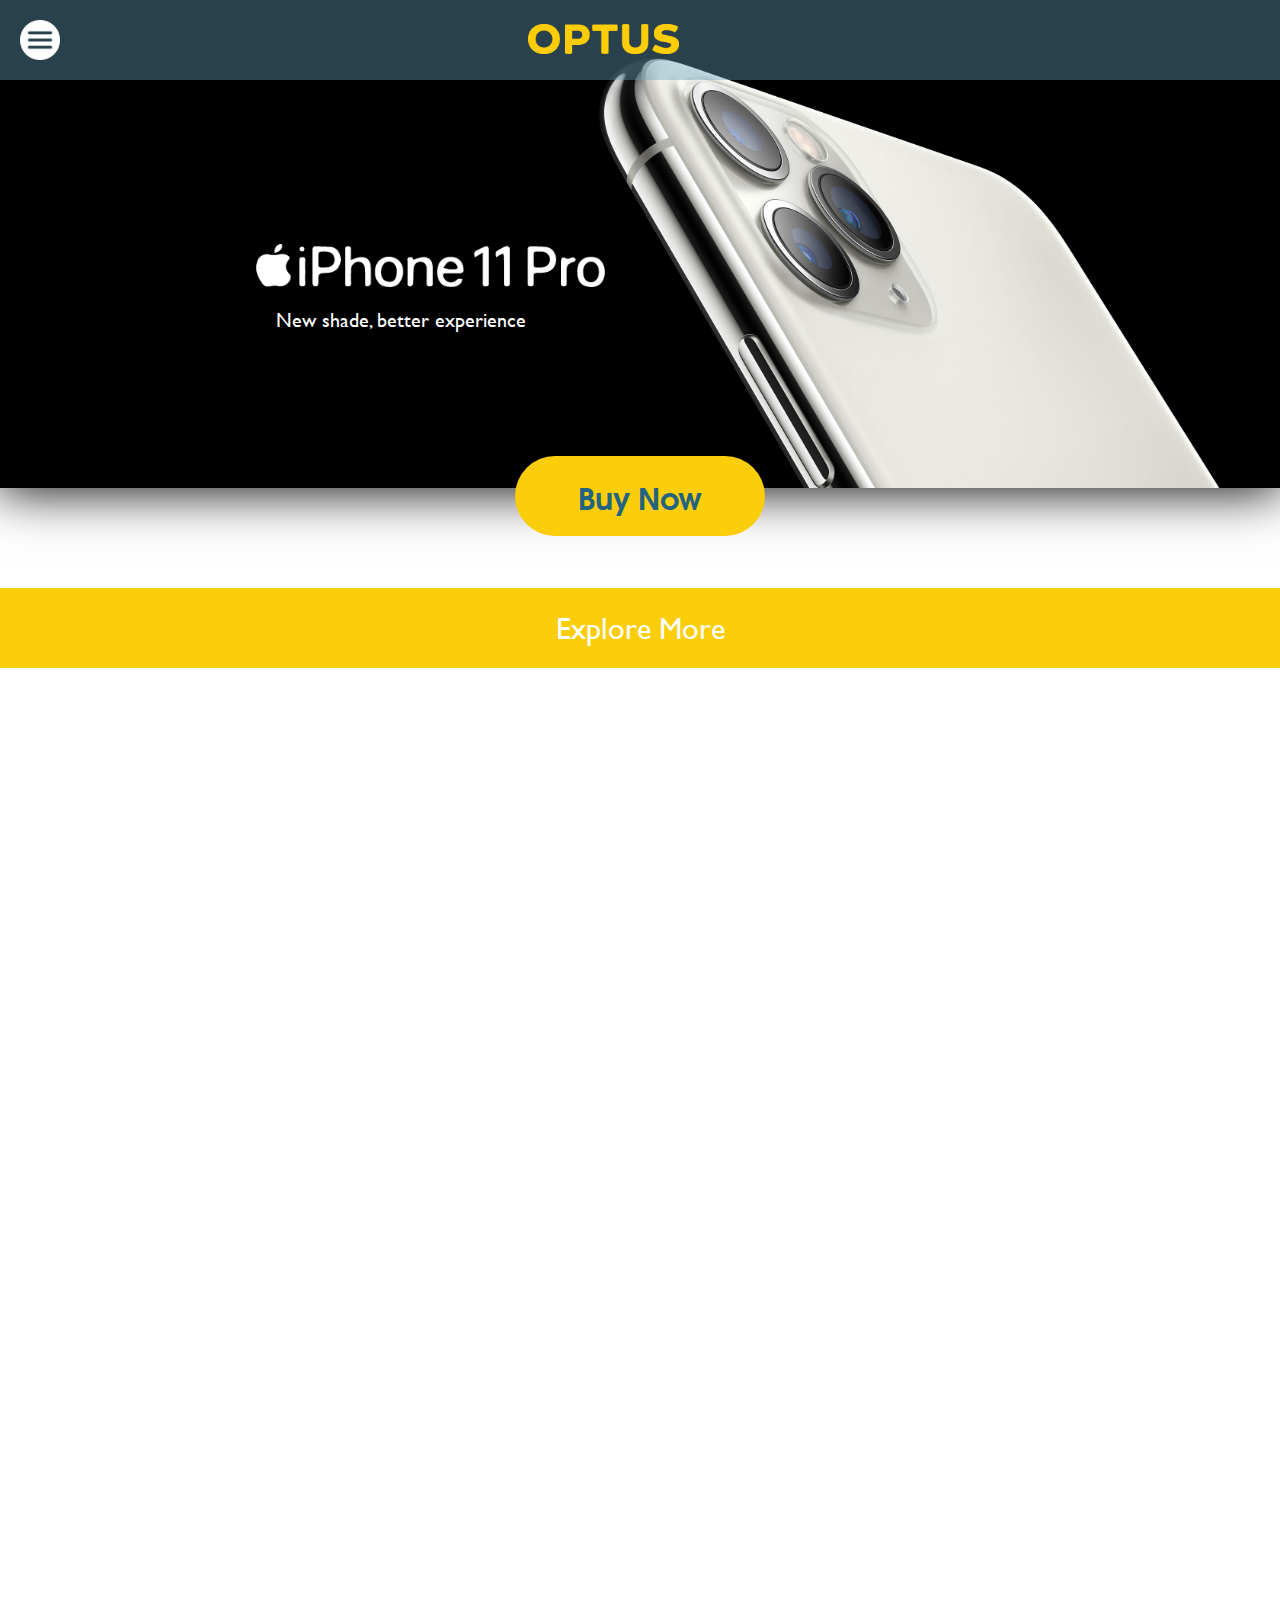
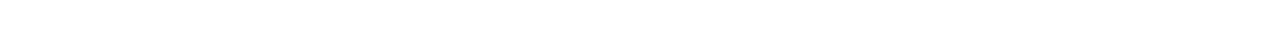
<file: Index.html>
<!DOCTYPE html>
<html lang="en" dir="ltr">

<head>
  <meta charset="utf-8">
  <title>Optus | Home Page</title>
  <link rel="stylesheet" href="css/reset.css">
  <link rel="stylesheet" href="css/style.css">
  <link href="https://unpkg.com/aos@2.3.1/dist/aos.css" rel="stylesheet">
</head>

<body>

  <!-- Head, where menu is located -->
  <header class="head-content">
    <div class="menu-container">
      <nav class="menu-bar">
        <!-- In the menu bar, we have 3 main objects
          1. Menu dropdown
          2. Home Icon
         -->
        <!-- Menu Drop Down -->
        <span class="menu-open-slider">
          <img src="img/Icons/menu button.png" id="drop-menu-icon" alt="menu dropdown" onclick="menuSliderOpen()">
        </span>
        <div class="menu-sidebar">

          <!-- close button -->
          <a href="#" class="menu-close-slider" onclick="menuSliderClose()">&times;</a>
          <!-- Content -->
          <a href="#">
            About Us
          </a>
          <a href="#">
            Mobile
          </a>
          <a href="#">
            New Deals & Bundles
          </a>
          <a href="#">
            Our 5G Offers
          </a>
          <a href="#">
            Support
          </a>
          <a href="#">
            Subscribe
          </a>
          <a href="#">
              login
            </a>
        </div>

        <!-- Home Icon -->
        <div class="home">
          <a href="index.html">
            <img id="home-icon" src="img/Logo/Optus Home.png" alt="home icon">
          </a>
        </div>

        

      </nav>
    </div>
  </header>

  <!-- Body part -->
  <!-- Featured phone section -->
  <!-- This will be updated by linked javascript7 files -->
  <div class="featured">
    <div class="featured-phone" id="iphone11">
      <div class="phone-img-container">
        <img src="img/Phone/iphone/iphone pic 1.jpg" class="main-pic" alt="featured iphone 11">
      </div>

      <div class="featured-phone-description">
        <img src="img\Phone\iphone\iPhone_logo_white.png" class="iphone-heading" alt="iphone logo">
        <p>New <span class="phone-key-word">shade</span>, better <span class="phone-key-word">experience</span>
        </p>
        <!-- List of phone features will be added below here -->
        <ul class="feature-list iphone11-feature-list">
        </ul>
        <!-- Button available to buy featured phones -->
      </div>

      <a class="buy-featured" href="featured-phone.html" data-aos="fade-up" data-aos-duration="1000">Buy Now</a>

    </div>
  </div>
  <div class="more" data-aos="fade-up" data-aos-duration="1000">
    <a href="#other-options">Explore More</a>
  </div>
  <div class="other-options" id="other-options" data-aos="fade-up" data-aos-anchor-placement="center-bottom">
    <h1>Choose an option to proceed!</h1>
    <!-- User can choose phone -->
    <div class="choose-option" data-aos="zoom-in-down" data-aos-anchor-placement="center-bottom">
      <a href="choose-phone.html" class="choose-text button" id="choose-phone">Choose A Phone</a>
    </div>
    <h3 class="gapper">Or</h3>
    <!-- User can choose plan -->
    <div class="choose-option" data-aos="zoom-in-up" data-aos-anchor-placement="center-bottom">
      <a href="choose-plan.html" class="choose-text button" id="choose-plan">Choose A Plan</a>
    </div>
  </div>

  <!-- Script |||| libaries -->
  <script src="https://unpkg.com/aos@2.3.1/dist/aos.js"></script>
  <script src="script/phone.js"></script>
  <script src="script/main.js"></script>
  <script>
    localStorage.clear();
  </script>
</body>

</html>
</file>
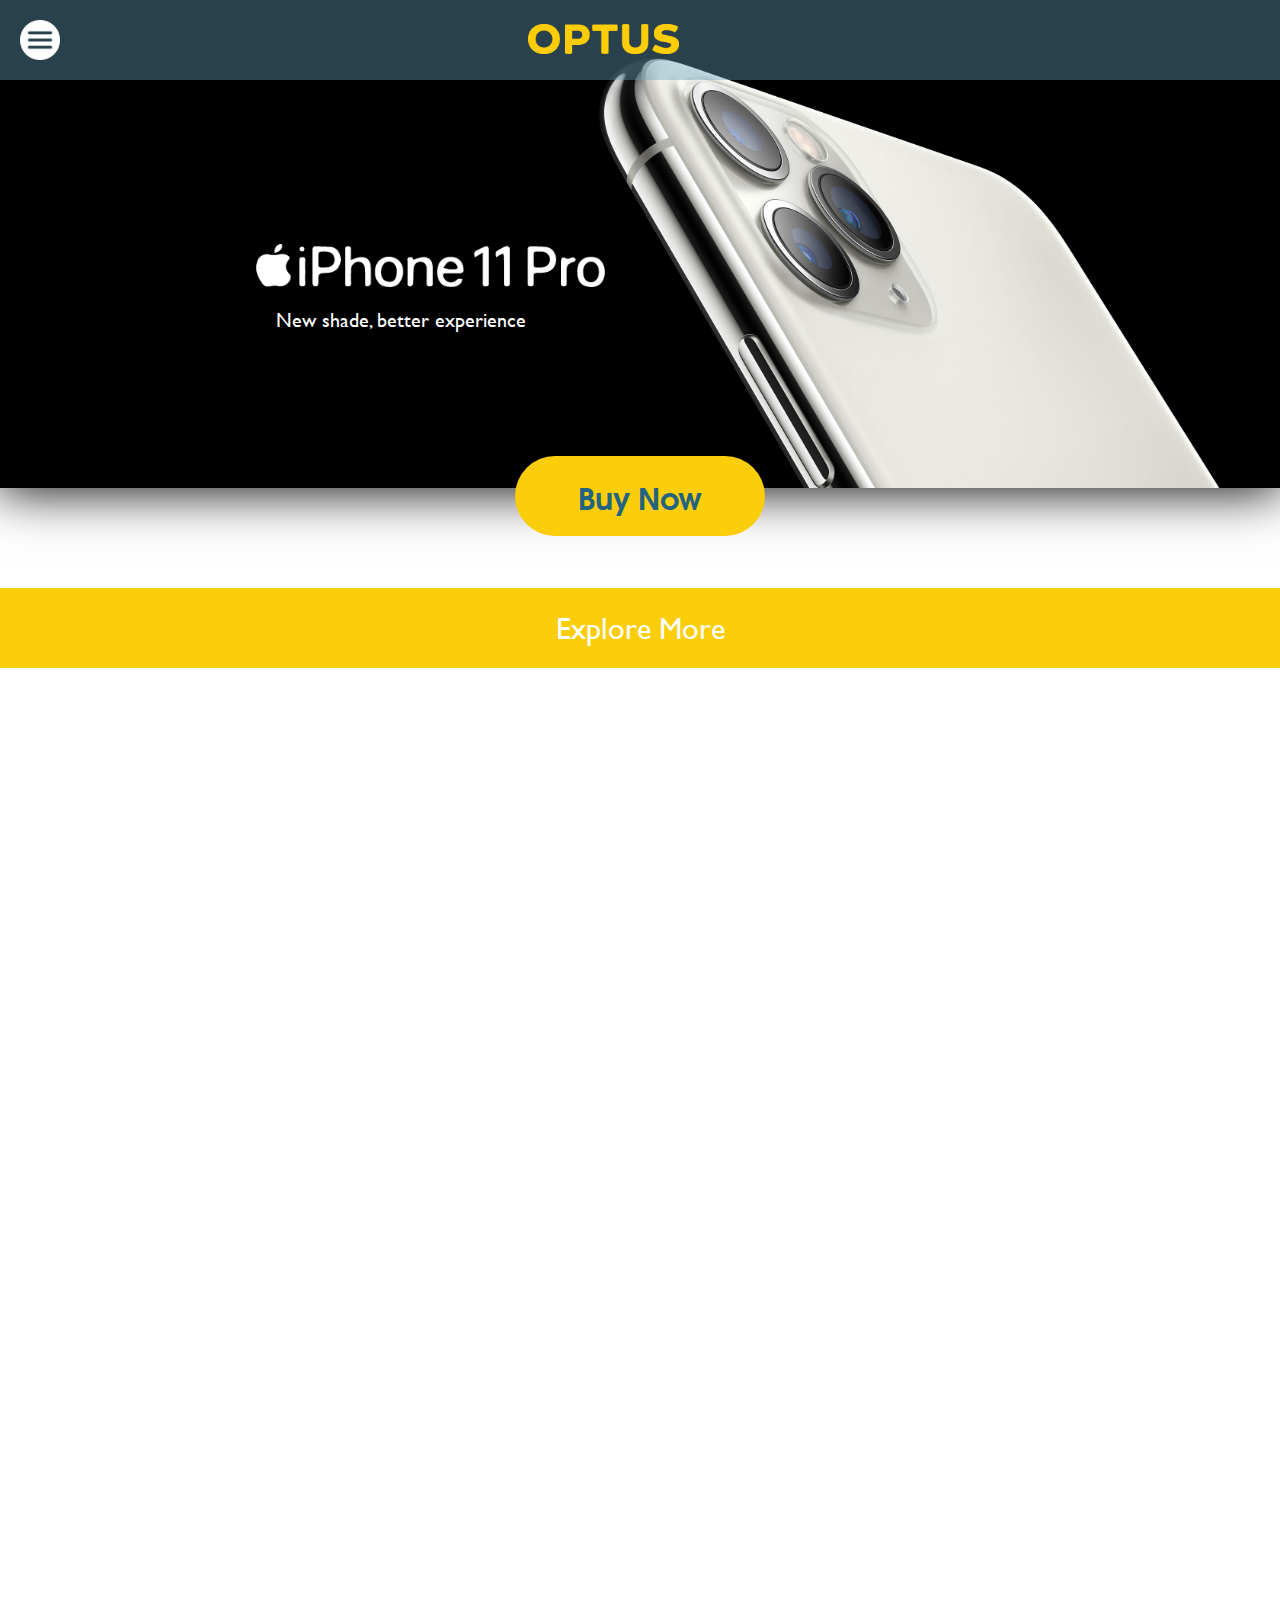
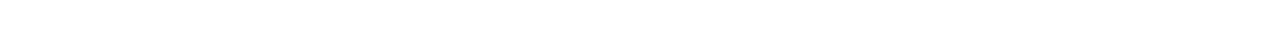
<file: index.html>
<!DOCTYPE html>
<html lang="en" dir="ltr">

<head>
  <meta charset="utf-8">
  <title>Optus | Home Page</title>
  <link rel="stylesheet" href="css/reset.css">
  <link rel="stylesheet" href="css/style.css">
  <link href="https://unpkg.com/aos@2.3.1/dist/aos.css" rel="stylesheet">
</head>

<body>

  <!-- Head, where menu is located -->
  <header class="head-content">
    <div class="menu-container">
      <nav class="menu-bar">
        <!-- In the menu bar, we have 3 main objects
          1. Menu dropdown
          2. Home Icon
         -->
        <!-- Menu Drop Down -->
        <span class="menu-open-slider">
          <img src="img/Icons/menu button.png" id="drop-menu-icon" alt="menu dropdown" onclick="menuSliderOpen()">
        </span>
        <div class="menu-sidebar">

          <!-- close button -->
          <a href="#" class="menu-close-slider" onclick="menuSliderClose()">&times;</a>
          <!-- Content -->
          <a href="#">
            About Us
          </a>
          <a href="#">
            Mobile
          </a>
          <a href="#">
            New Deals & Bundles
          </a>
          <a href="#">
            Our 5G Offers
          </a>
          <a href="#">
            Support
          </a>
          <a href="#">
            Subscribe
          </a>
          <a href="#">
              login
            </a>
        </div>

        <!-- Home Icon -->
        <div class="home">
          <a href="index.html">
            <img id="home-icon" src="img/Logo/Optus Home.png" alt="home icon">
          </a>
        </div>

        

      </nav>
    </div>
  </header>

  <!-- Body part -->
  <!-- Featured phone section -->
  <!-- This will be updated by linked javascript7 files -->
  <div class="featured">
    <div class="featured-phone" id="iphone11">
      <div class="phone-img-container">
        <img src="img/Phone/iphone/iphone pic 1.jpg" class="main-pic" alt="featured iphone 11">
      </div>

      <div class="featured-phone-description">
        <img src="img\Phone\iphone\iPhone_logo_white.png" class="iphone-heading" alt="iphone logo">
        <p>New <span class="phone-key-word">shade</span>, better <span class="phone-key-word">experience</span>
        </p>
        <!-- List of phone features will be added below here -->
        <ul class="feature-list iphone11-feature-list">
        </ul>
        <!-- Button available to buy featured phones -->
      </div>

      <a class="buy-featured" href="featured-phone.html" data-aos="fade-up" data-aos-duration="1000">Buy Now</a>

    </div>
  </div>
  <div class="more" data-aos="fade-up" data-aos-duration="1000">
    <a href="#other-options">Explore More</a>
  </div>
  <div class="other-options" id="other-options" data-aos="fade-up" data-aos-anchor-placement="center-bottom">
    <h1>Choose an option to proceed!</h1>
    <!-- User can choose phone -->
    <div class="choose-option" data-aos="zoom-in-down" data-aos-anchor-placement="center-bottom">
      <a href="choose-phone.html" class="choose-text button" id="choose-phone">Choose A Phone</a>
    </div>
    <h3 class="gapper">Or</h3>
    <!-- User can choose plan -->
    <div class="choose-option" data-aos="zoom-in-up" data-aos-anchor-placement="center-bottom">
      <a href="choose-plan.html" class="choose-text button" id="choose-plan">Choose A Plan</a>
    </div>
  </div>

  <!-- Script |||| libaries -->
  <script src="https://unpkg.com/aos@2.3.1/dist/aos.js"></script>
  <script src="script/phone.js"></script>
  <script src="script/main.js"></script>
  <script>
    localStorage.clear();
  </script>
</body>

</html>
</file>
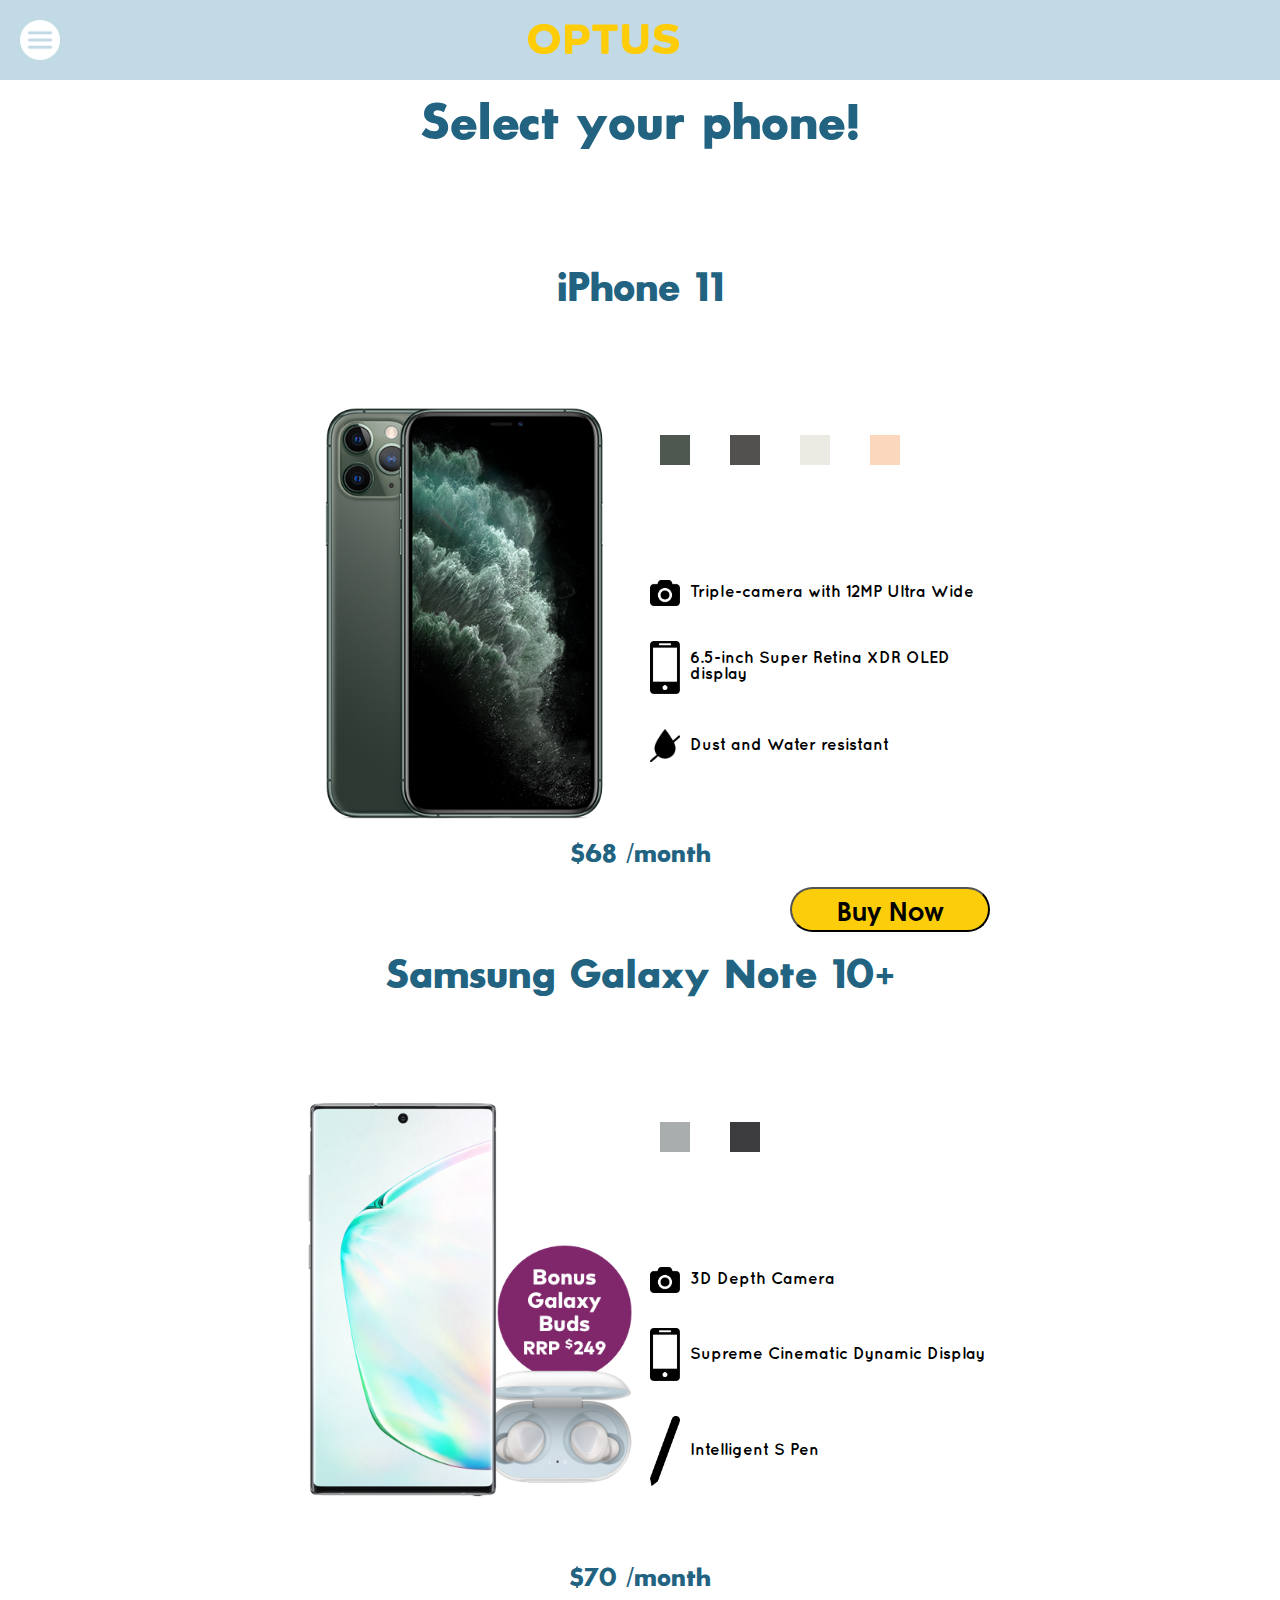
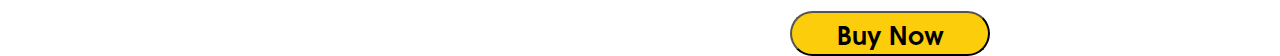
<file: choose-phone.html>
<!DOCTYPE html>
<html lang="en" dir="ltr">

<head>
    <meta charset="utf-8">
    <title>Optus | Home Page</title>
    <link rel="stylesheet" href="css/reset.css">
    <link rel="stylesheet" href="css/style.css">
    <link href="https://unpkg.com/aos@2.3.1/dist/aos.css" rel="stylesheet">
</head>

<body>

    <!-- Head, where menu is located -->
    <!-- Head, where menu is located -->
  <header class="head-content">
        <div class="menu-container">
          <nav class="menu-bar">
            <!-- In the menu bar, we have 3 main objects
              1. Menu dropdown
              2. Home Icon
              3. Login button
             -->
            <!-- Menu Drop Down -->
            <span class="menu-open-slider">
                <img src="img/Icons/menu button.png" id="drop-menu-icon" alt="menu dropdown" onclick="menuSliderOpen()">
            </span>
            <div class="menu-sidebar">
              
              <!-- close button -->
              <a href="#" class="menu-close-slider"
              onclick="menuSliderClose()">&times;</a>
              <!-- Content -->
              <a href="#">
                About Us
              </a>
              <a href="#">
                Mobile
              </a>
              <a href="#">
                New Deals & Bundles
              </a>
              <a href="#">
                Our 5G Offers
              </a>
              <a href="#">
                Support
              </a>
              <a href="#">
                Subscribe
              </a>
            </div>
    
            <!-- Home Icon -->
            <div class="home">
              <a href="index.html">
                <img id="home-icon" src="img/Logo/Optus Home.png" alt="home icon">
              </a>
            </div>
    
            
          </nav>
        </div>
      </header>
    <form class="phone-form" action="">
        <h1 class="header-main">Select your phone!</h1>
        <!-- We need a div as a container to fit with the phones -->
        <div class="phone-container">
            <!-- for this project I just want to focus on only 2 phones -->
            <div class="iphone"></div>
            <div class="samsung"></div>
        </div>
    </form>

    <!-- Script |||| libaries -->
    <script src="https://unpkg.com/aos@2.3.1/dist/aos.js"></script>
    <script src="script/phone.js"></script>
    <script src="script/main.js"></script>
    <script>
        loadPhoneDesription("iphone", "iphone", true, "black", true, "phone-form");
        loadPhoneDesription("samsung", "samsung", true, "black", true, "phone-form");
    </script>
</body>

</html>
</file>
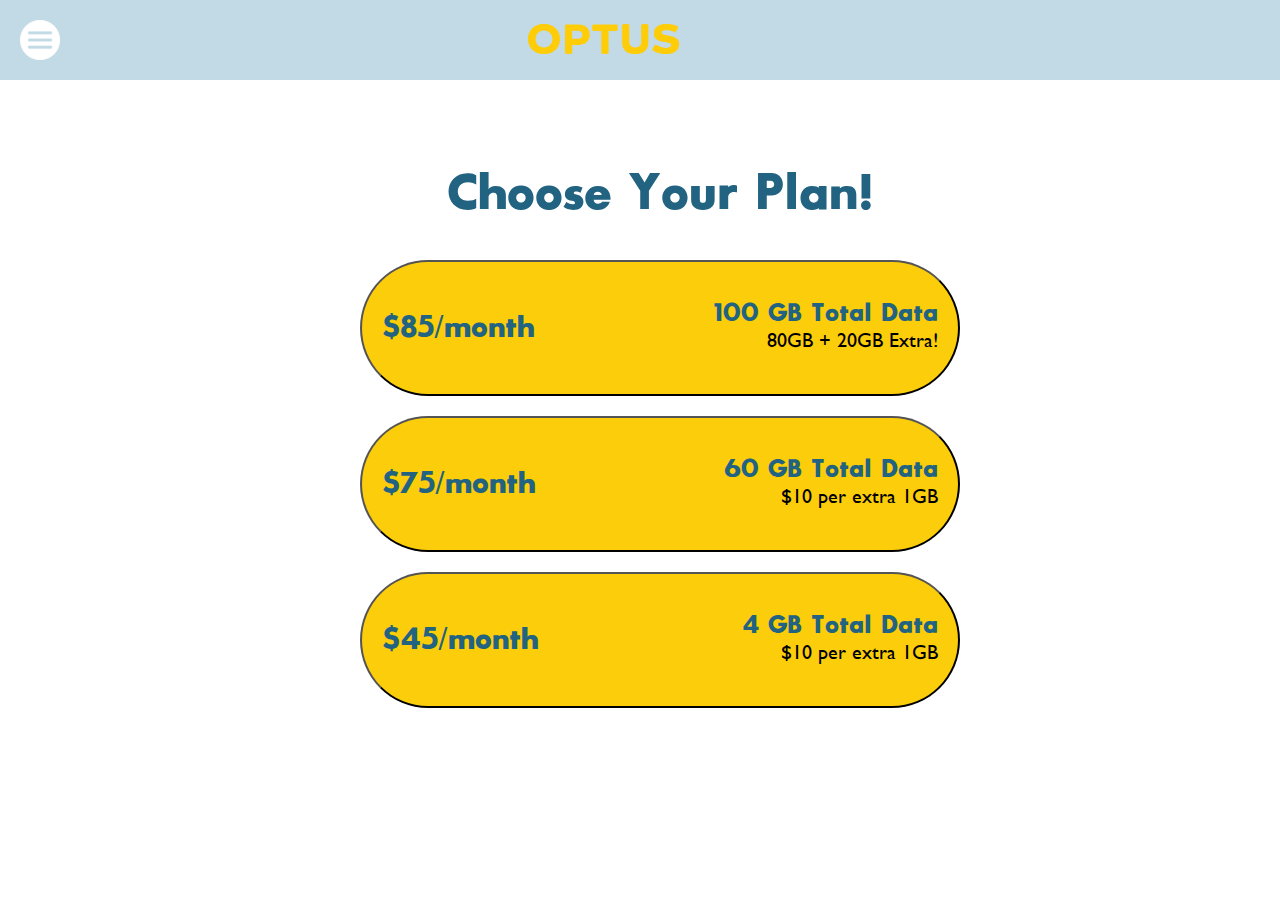
<file: choose-plan.html>
<!DOCTYPE html>
<html lang="en" dir="ltr">

<head>
    <meta charset="utf-8">
    <title>Optus | Home Page</title>
    <link rel="stylesheet" href="css/reset.css">
    <link rel="stylesheet" href="css/style.css">
    <link href="https://unpkg.com/aos@2.3.1/dist/aos.css" rel="stylesheet">
</head>

<body>

    <!-- Head, where menu is located -->
    <!-- Head, where menu is located -->
  <header class="head-content">
        <div class="menu-container">
          <nav class="menu-bar">
            <!-- In the menu bar, we have 3 main objects
              1. Menu dropdown
              2. Home Icon
              3. Login button
             -->
            <!-- Menu Drop Down -->
            <span class="menu-open-slider">
                <img src="img/Icons/menu button.png" id="drop-menu-icon" alt="menu dropdown" onclick="menuSliderOpen()">
            </span>
            <div class="menu-sidebar">
              
              <!-- close button -->
              <a href="#" class="menu-close-slider"
              onclick="menuSliderClose()">&times;</a>
              <!-- Content -->
              <a href="#">
                About Us
              </a>
              <a href="#">
                Mobile
              </a>
              <a href="#">
                New Deals & Bundles
              </a>
              <a href="#">
                Our 5G Offers
              </a>
              <a href="#">
                Support
              </a>
              <a href="#">
                Subscribe
              </a>
            </div>
    
            <!-- Home Icon -->
            <div class="home">
              <a href="index.html">
                <img id="home-icon" src="img/Logo/Optus Home.png" alt="home icon">
              </a>
            </div>
    
            
          </nav>
        </div>
      </header>

    <!-- Plan layout -->
    <form class="plan-form" action="">
        <h1 class="plan-form-heading">Choose Your Plan!</h1>
        <div class="plan-container">
            <button class="plan1">

            </button>
            <button class="plan2">

            </button>
            <button class="plan3">

            </button>
        </div>
    </form>
    <!-- Script |||| libaries -->
    <script src="https://unpkg.com/aos@2.3.1/dist/aos.js"></script>
    <script src="script/phone.js"></script>
    <script src="script/main.js"></script>
    <script>
        console.log(localStorage.getItem("plan"));
        for (let i=1; i <= 3; i++) {
            loadPlan("plan"+i, i-1, true, "plan-form");
        }
    </script>
</body>

</html>
</file>
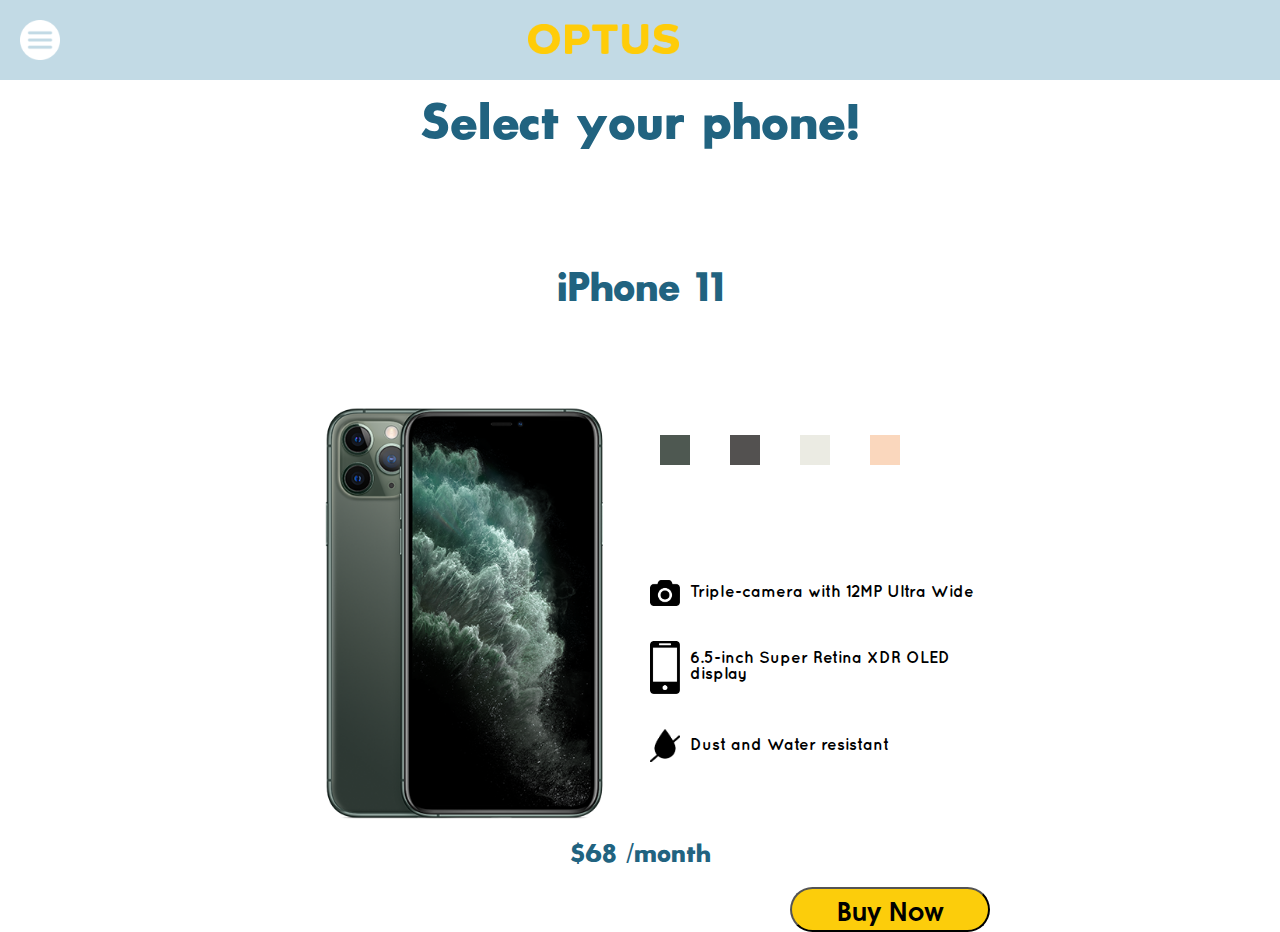
<file: featured-phone.html>
<!DOCTYPE html>
<html lang="en" dir="ltr">

<head>
    <meta charset="utf-8">
    <title>Optus | Home Page</title>
    <link rel="stylesheet" href="css/reset.css">
    <link rel="stylesheet" href="css/style.css">
    <link href="https://unpkg.com/aos@2.3.1/dist/aos.css" rel="stylesheet">
</head>

<body>

    <!-- Head, where menu is located -->
    <!-- Head, where menu is located -->
  <header class="head-content">
        <div class="menu-container">
          <nav class="menu-bar">
            <!-- In the menu bar, we have 3 main objects
              1. Menu dropdown
              2. Home Icon
              3. Login button
             -->
            <!-- Menu Drop Down -->
            <span class="menu-open-slider">
                <img src="img/Icons/menu button.png" id="drop-menu-icon" alt="menu dropdown" onclick="menuSliderOpen()">
            </span>
            <div class="menu-sidebar">
              
              <!-- close button -->
              <a href="#" class="menu-close-slider"
              onclick="menuSliderClose()">&times;</a>
              <!-- Content -->
              <a href="#">
                About Us
              </a>
              <a href="#">
                Mobile
              </a>
              <a href="#">
                New Deals & Bundles
              </a>
              <a href="#">
                Our 5G Offers
              </a>
              <a href="#">
                Support
              </a>
              <a href="#">
                Subscribe
              </a>
            </div>
    
            <!-- Home Icon -->
            <div class="home">
              <a href="index.html">
                <img id="home-icon" src="img/Logo/Optus Home.png" alt="home icon">
              </a>
            </div>
    
            
          </nav>
        </div>
      </header>
    <form class="phone-form" action="">
        <h1 class="header-main">Select your phone!</h1>
        <!-- We need a div as a container to fit with the phones -->
        <div class="phone-container">
            <!-- for this project I just want to focus on only 2 phones -->
            <div class="iphone"></div>
        </div>
    </form>

    <!-- Script |||| libaries -->
    <script src="https://unpkg.com/aos@2.3.1/dist/aos.js"></script>
    <script src="script/phone.js"></script>
    <script src="script/main.js"></script>
    <script>
        loadPhoneDesription("iphone", "iphone", true, "black", true, "phone-form");
    </script>
</body>

</html>
</file>
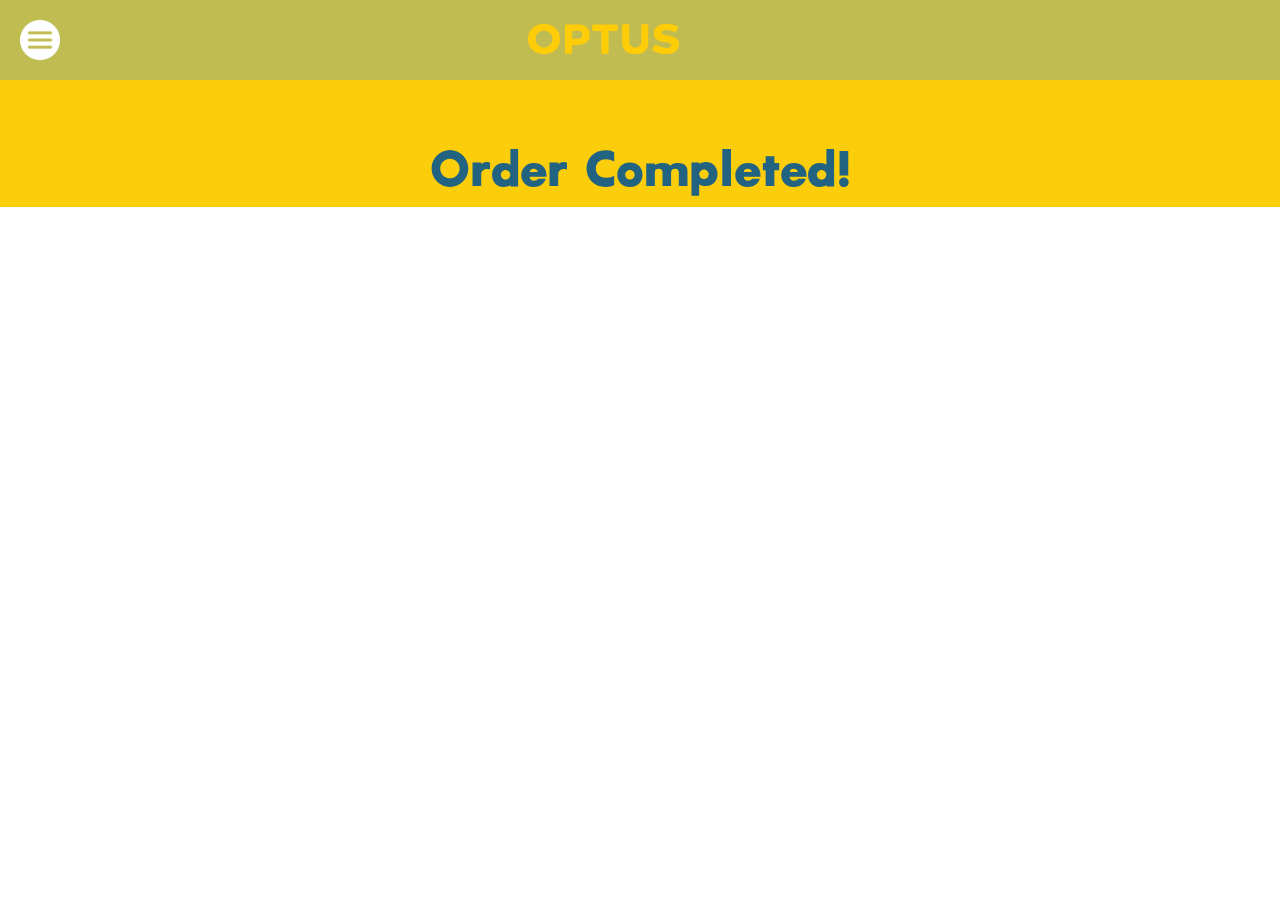
<file: final.html>
<!DOCTYPE html>
<html lang="en" dir="ltr">

<head>
    <meta charset="utf-8">
    <title>Optus | Home Page</title>
    <link rel="stylesheet" href="css/reset.css">
    <link rel="stylesheet" href="css/style.css">
    <link href="https://unpkg.com/aos@2.3.1/dist/aos.css" rel="stylesheet">
</head>

<body>

    <!-- Head, where menu is located -->
    <!-- Head, where menu is located -->
    <header class="head-content">
        <div class="menu-container">
            <nav class="menu-bar">
                <!-- In the menu bar, we have 3 main objects
              1. Menu dropdown
              2. Home Icon
              3. Login button
             -->
                <!-- Menu Drop Down -->
                <span class="menu-open-slider">
                    <img src="img/Icons/menu button.png" id="drop-menu-icon" alt="menu dropdown"
                        onclick="menuSliderOpen()">
                </span>
                <div class="menu-sidebar">

                    <!-- close button -->
                    <a href="#" class="menu-close-slider" onclick="menuSliderClose()">&times;</a>
                    <!-- Content -->
                    <a href="#">
                        About Us
                    </a>
                    <a href="#">
                        Mobile
                    </a>
                    <a href="#">
                        New Deals & Bundles
                    </a>
                    <a href="#">
                        Our 5G Offers
                    </a>
                    <a href="#">
                        Support
                    </a>
                    <a href="#">
                        Subscribe
                    </a>
                </div>

                <!-- Home Icon -->
                <div class="home">
                    <a href="index.html">
                        <img id="home-icon" src="img/Logo/Optus Home.png" alt="home icon">
                    </a>
                </div>


            </nav>
        </div>
    </header>
    <div class="final-container">
            <h1 class="final-heading">Order Completed!</h1>
        </div>
    <div class="final">
        
        <div class="final-text">
            
        </div>
    </div>

    <!-- Script |||| libaries -->
    <script src="https://unpkg.com/aos@2.3.1/dist/aos.js"></script>
    <script src="script/phone.js"></script>
    <script src="script/main.js"></script>
    <script>
        loadFinal("final-text");
    </script>
</body>

</html>
</file>
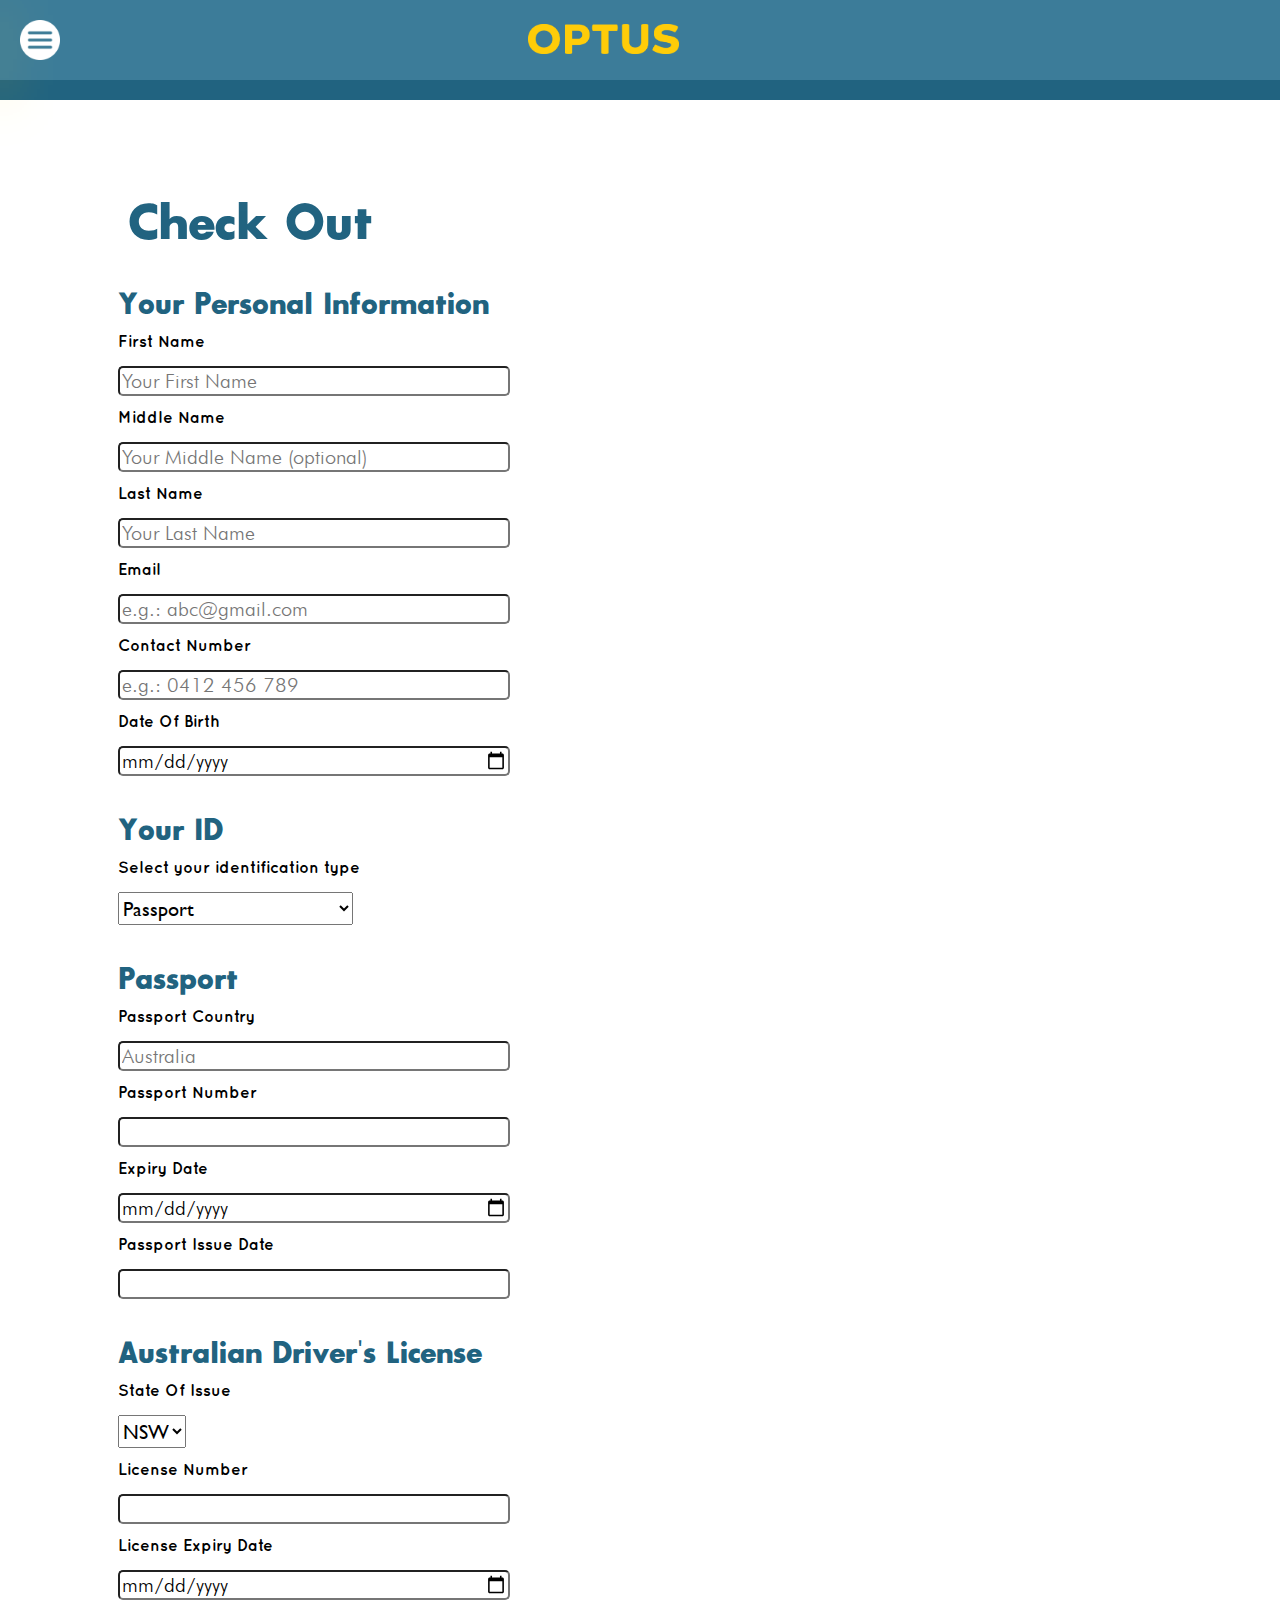
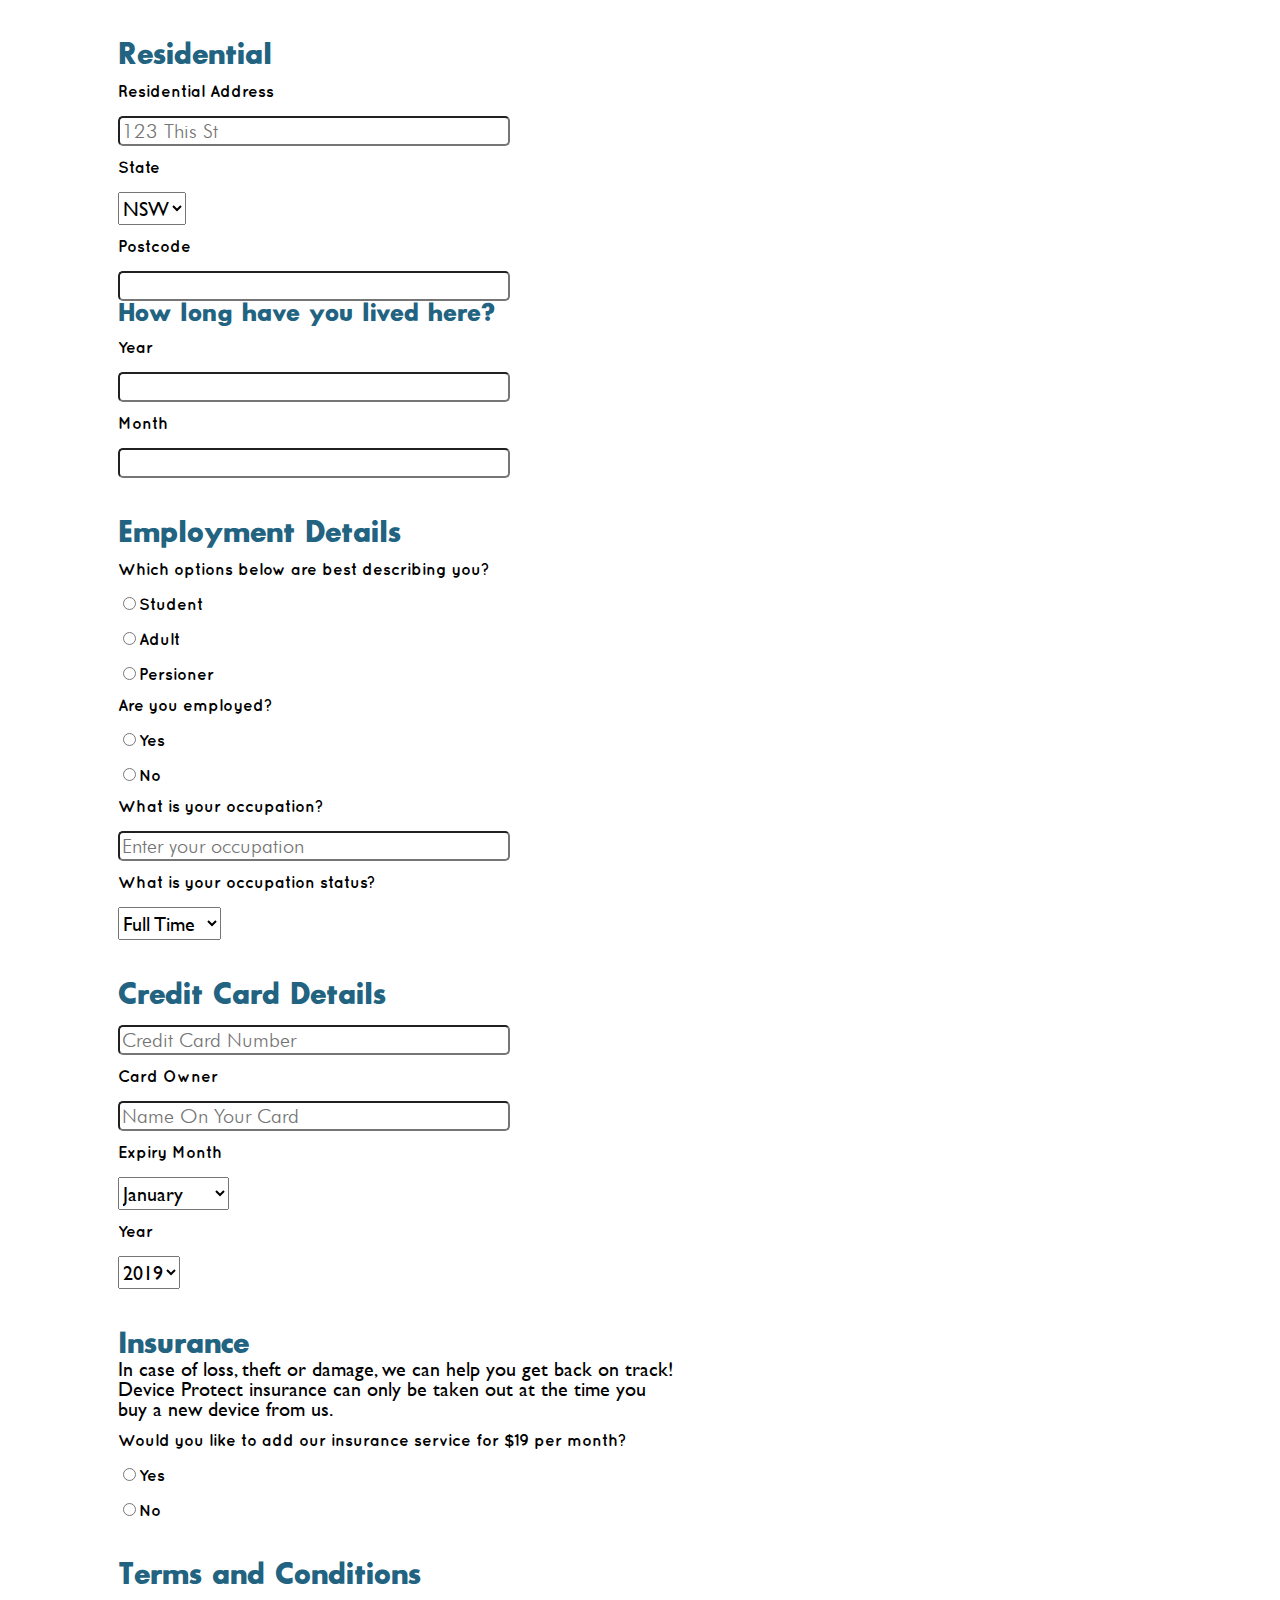
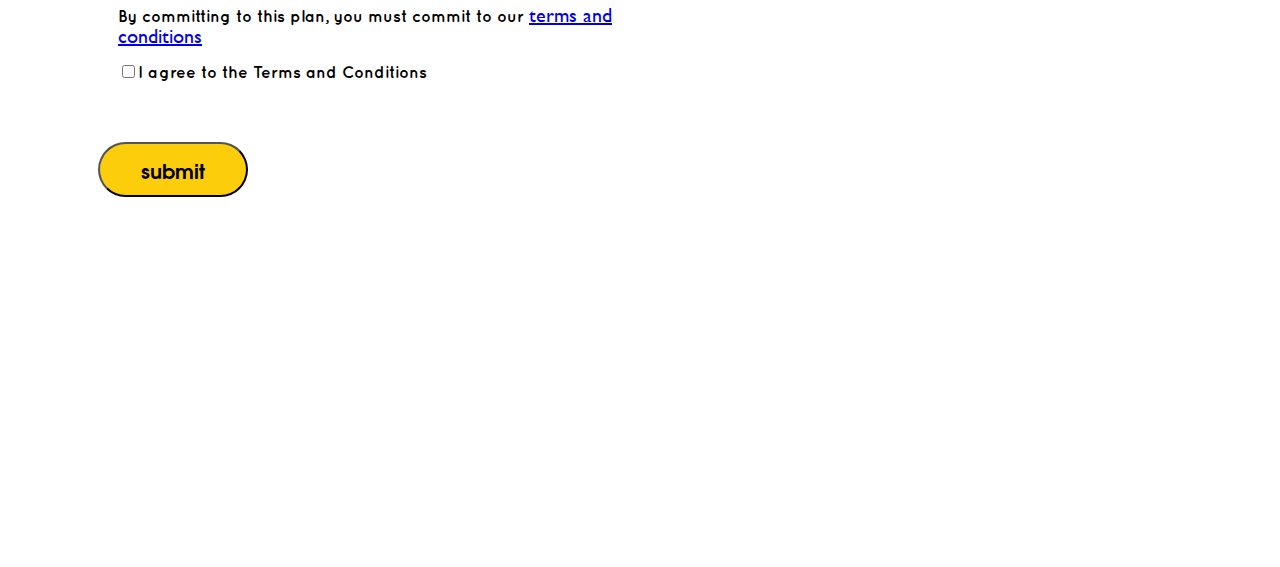
<file: Signup.html>
<!DOCTYPE html>
<html lang="en" dir="ltr">

<head>
  <meta charset="utf-8">
  <title>Optus | Home Page</title>
  <link rel="stylesheet" href="css/reset.css">
  <link rel="stylesheet" href="css/style.css">
  <link href="https://unpkg.com/aos@2.3.1/dist/aos.css" rel="stylesheet">
</head>

<body>

  <!-- Head, where menu is located -->
  <!-- Head, where menu is located -->
  <header class="head-content">
    <div class="menu-container">
      <nav class="menu-bar">
        <!-- In the menu bar, we have 3 main objects
            1. Menu dropdown
            2. Home Icon
            3. Login button
           -->
        <!-- Menu Drop Down -->
        <span class="menu-open-slider">
          <img src="img/Icons/menu button.png" id="drop-menu-icon" alt="menu dropdown" onclick="menuSliderOpen()">
        </span>
        <div class="menu-sidebar">

          <!-- close button -->
          <a href="#" class="menu-close-slider" onclick="menuSliderClose()">&times;</a>
          <!-- Content -->
          <a href="#">
            About Us
          </a>
          <a href="#">
            Mobile
          </a>
          <a href="#">
            New Deals & Bundles
          </a>
          <a href="#">
            Our 5G Offers
          </a>
          <a href="#">
            Support
          </a>
          <a href="#">
            Subscribe
          </a>
        </div>

        <!-- Home Icon -->
        <div class="home">
          <a href="index.html">
            <img id="home-icon" src="img/Logo/Optus Home.png" alt="home icon">
          </a>
        </div>


      </nav>
    </div>
  </header>
  <div class="form-content">
    <!-- Aside Bar loads out previous choices -->
    <aside class="previous-selection">
    </aside>
    <div class="progress-container">
      <div class="progress"></div>
    </div>
    <form class="check-out" action="final.html" autocomplete="on">
      <!-- User details -->
      <h1 class="main-heading">Check Out</h1>
      <div class="user-details">
        <h2 class="form-heading">Your Personal Information</h2>
        <section class="user-details-inputs">
          <label for="first-name">First Name</label>
          <input type="text" name="first-name" id="first-name" placeholder="Your First Name" required>
          <label for="middle-name">Middle Name</label>
          <input type="text" name="middle-name" id="middle-name" placeholder="Your Middle Name (optional)">
          <label for="last-name">Last Name</label>
          <input type="text" name="last-name" id="last-name" placeholder="Your Last Name" required>
          <label for="email-address">Email</label>
          <input type="email" name=email-address id="email-address" placeholder="e.g.: abc@gmail.com" required>
          <label for="contact-number">Contact Number</label>
          <input type="tel" name="contact-number" id="contact-number" placeholder="e.g.: 0412 456 789" required>
          <label for="date-of-birth">Date Of Birth</label>
          <input type="date" name="date-of-birth" id="date-of-birth" required>
        </section>
      </div>
      <!-- Different sections will appear once is loaded-->
      <div class="authorisation">
        <h2 class="form-heading">Your ID</h2>
        <section class="authorisation-input">
          <label for="id-auth">Select your identification type</label>
          <select name="id-auth" id="id-auth">
            <option value="passport">Passport</option>
            <option value="australian-license">Austalian Driver's License</option>
          </select>
        </section>
      </div>
      <!-- passport -->
      <div class="authorisation-form" id="passport">
        <h2 class="form-heading">Passport</h2>
        <label for="passport-country">Passport Country</label>
        <input type="text" id="passport-country" name="passport-country" placeholder="Australia">
        <label for="passport-number">Passport Number</label>
        <input type="number" id="passport-number">
        <label for="passport-expiry-date">Expiry Date</label>
        <input type="date" id="passport-expiry-date" name="passport-expiry-date">
        <label for="passport-issue-date">Passport Issue Date</label>
        <input type="passport-issue-date" id="passport-issue-date" name="passport-issue-date">
      </div>

      <!-- Driver's License -->
      <div class="authorisation-form" id="drivers-license">
        <h2 class="form-heading">Australian Driver's License</h2>
        <label for="dl-state-of-issue">State Of Issue</label>
        <select name="dl-state-of-isssue" id="dl-state-of-isssue">
          <option value="NSW">NSW</option>
          <option value="ACT">ACT</option>
          <option value="QLD">QLD</option>
          <option value="TAS">TAS</option>
          <option value="VIC">VIC</option>
          <option value="SA">SA</option>
          <option value="WA">WA</option>
          <option value="NT">NT</option>
        </select>
        <label for="dl-number">License Number</label>
        <input type="number" name="dl-number" id="dl-number">
        <label for="dl-expiry-date">License Expiry Date</label>
        <input type="date" name="dl-expiry-date" id="dl-expiry-date">
      </div>
      <!-- Address -->
      <div class="address">
        <h2 class="form-heading">Residential</h2>
        <label for="residential-address">Residential Address</label>
        <input type="text" name="residential-address" id="residential-address" placeholder="123 This St" required>
        <label for="residential-state">State</label>
        <select name="residential-state" id="residential-state" required>
          <option value="NSW">NSW</option>
          <option value="ACT">ACT</option>
          <option value="QLD">QLD</option>
          <option value="TAS">TAS</option>
          <option value="VIC">VIC</option>
          <option value="SA">SA</option>
          <option value="WA">WA</option>
          <option value="NT">NT</option>
        </select>
        <label for="residential-postcode" >Postcode</label>
        <input type="number" max="9999" name="residential-postcode" id="residential-postcode" required>

        <div class="residential-duration">
          <h3 class="form-subheading">How long have you lived here?</h2>
            <label for="residential-year">Year</label>
            <input type="number" name="residential-year" id="residential-year" required>
            <label for="residential-month">Month</label>
            <input type="number" name="residential-month" id="residential-month" required>
        </div>
      </div>
      <div class="employment-status">
        <h2 class="form-heading">Employment Details</h2>
        <!-- User can select the age range that they are in -->
        <label for="pre-occupation">Which options below are best describing you?</label>
        <ul class="pre-occupation">
          <li><input type="radio" name="pre-occupation" value="student" required>Student</li>
          <li><input type="radio" name="pre-occupation" value="adult">Adult</li>
          <li><input type="radio" name="pre-occupation" value="pensioner">Persioner</li>
        </ul>
        <!-- Now we get to the real occupation -->
        <label for="is-employed">Are you employed?</label>
        <ul class="is-employed">
          <li>
            <input type="radio" name="is-employed" value="yes" required>Yes
          </li>
          <li>
            <input type="radio" name="is-employed" value="no">No
          </li>
        </ul>

        <label for="occupation">What is your occupation?</label>
        <input type="text" name="occupation" id="occupation" placeholder="Enter your occupation">

        <label for="occupation-status">What is your occupation status?</label>
        <select name="occupation-status" id="occupation-status" required>
          <option value="full-time">Full Time</option>
          <option value="part-time">Part Time</option>
          <option value="casual">Casual</option>
          <option value="contract">Contract</option>
          <option value="seasonal">Seasonal</option>
        </select>
      </div>

      <!-- Payment type -->
      <div class="payment">
        <h2 class="form-heading">Credit Card Details</h2>
        <label for="cc-number"></label>
        <input type="tel" name="cc-number" id="cc-number" placeholder="Credit Card Number" required>
        <label for="cc-owner">Card Owner</label>
        <input type="text" name="cc-owner" id="cc-owner" placeholder="Name On Your Card" required>
        <label for="cc-month" >Expiry Month</label>
        <select name="cc-month" id="cc-month" required>
          <option value="01">January</option>
          <option value="02">February </option>
          <option value="03">March</option>
          <option value="04">April</option>
          <option value="05">May</option>
          <option value="06">June</option>
          <option value="07">July</option>
          <option value="08">August</option>
          <option value="09">September</option>
          <option value="10">October</option>
          <option value="11">November</option>
          <option value="12">December</option>
        </select>
        <label for="cc-year">Year</label>
        <select name="cc-year" id="cc-year" required>
          <option value="19"> 2019</option>
          <option value="20"> 2020</option>
          <option value="21"> 2021</option>
          <option value="22"> 2022</option>
          <option value="23"> 2023</option>
          <option value="24"> 2024</option>
        </select>
      </div>
      <!-- Insurance -->
      <div class="insurance">
        <h2 class="form-heading">Insurance</h2>
        <p>
          In case of loss, theft or damage, we can help you get back on track!
        </p>
        <p>
          Device Protect insurance can only be taken out at the time you buy a new device from us.
        </p>
        <label for="insurance">Would you like to add our insurance service for $19 per month?</label>
        <ul>
          <li>
            <input type="radio" name="insurance" value="yes" required>Yes
          </li>
          <li>
            <input type="radio" name="insurance" value="no">No
          </li>
        </ul>

      </div>
      <!-- Agreement -->
      <div class="agreement">
        <h2 class="form-heading">Terms and Conditions</h2>
        <label for="terms-and-conditions">By committing to this plan, you must commit to our <a
            href="https://www.optus.com.au/about/legal#link/legal/1">terms and conditions </a></label>
        <ul class="terms-and-conditions">
          <li>
            <input type="checkbox" name="terms-and-conditions" value="agree" id="terms-and-conditions" required>I agree to the
            Terms and Conditions
          </li>
        </ul>
      </div>
      <button type="submit" class="submit" id="submit-signup-phone">submit</button>
    </form>
  </div>

  <!-- Script |||| libaries -->
  <script src="https://unpkg.com/aos@2.3.1/dist/aos.js"></script>
  <script src="script/phone.js"></script>
  <script src="script/main.js"></script>
  <script src="script/form.js"></script>
  <!-- <script src="https://github.com/nosir/cleave.js/blob/master/dist/cleave.min.js"></script> -->
  <script>
    // Add scroll bar
    // Measure by Windows' screen + accepting scroll as an event
    window.addEventListener("scroll", function (e) {
      let scrollTop = document.documentElement.scrollTop;
      // Scroll by distance - current position
      let scrollDistance = document.documentElement.scrollHeight - document.documentElement.clientHeight;
      let scrollValue = 100 * scrollTop / scrollDistance;
      // apply scroll value onto the element
      let scrollBar = document.querySelector(".progress");
      scrollBar.style.width = scrollValue * 1.3 + "%";


    });
  </script>
  
</body>

</html>
</file>
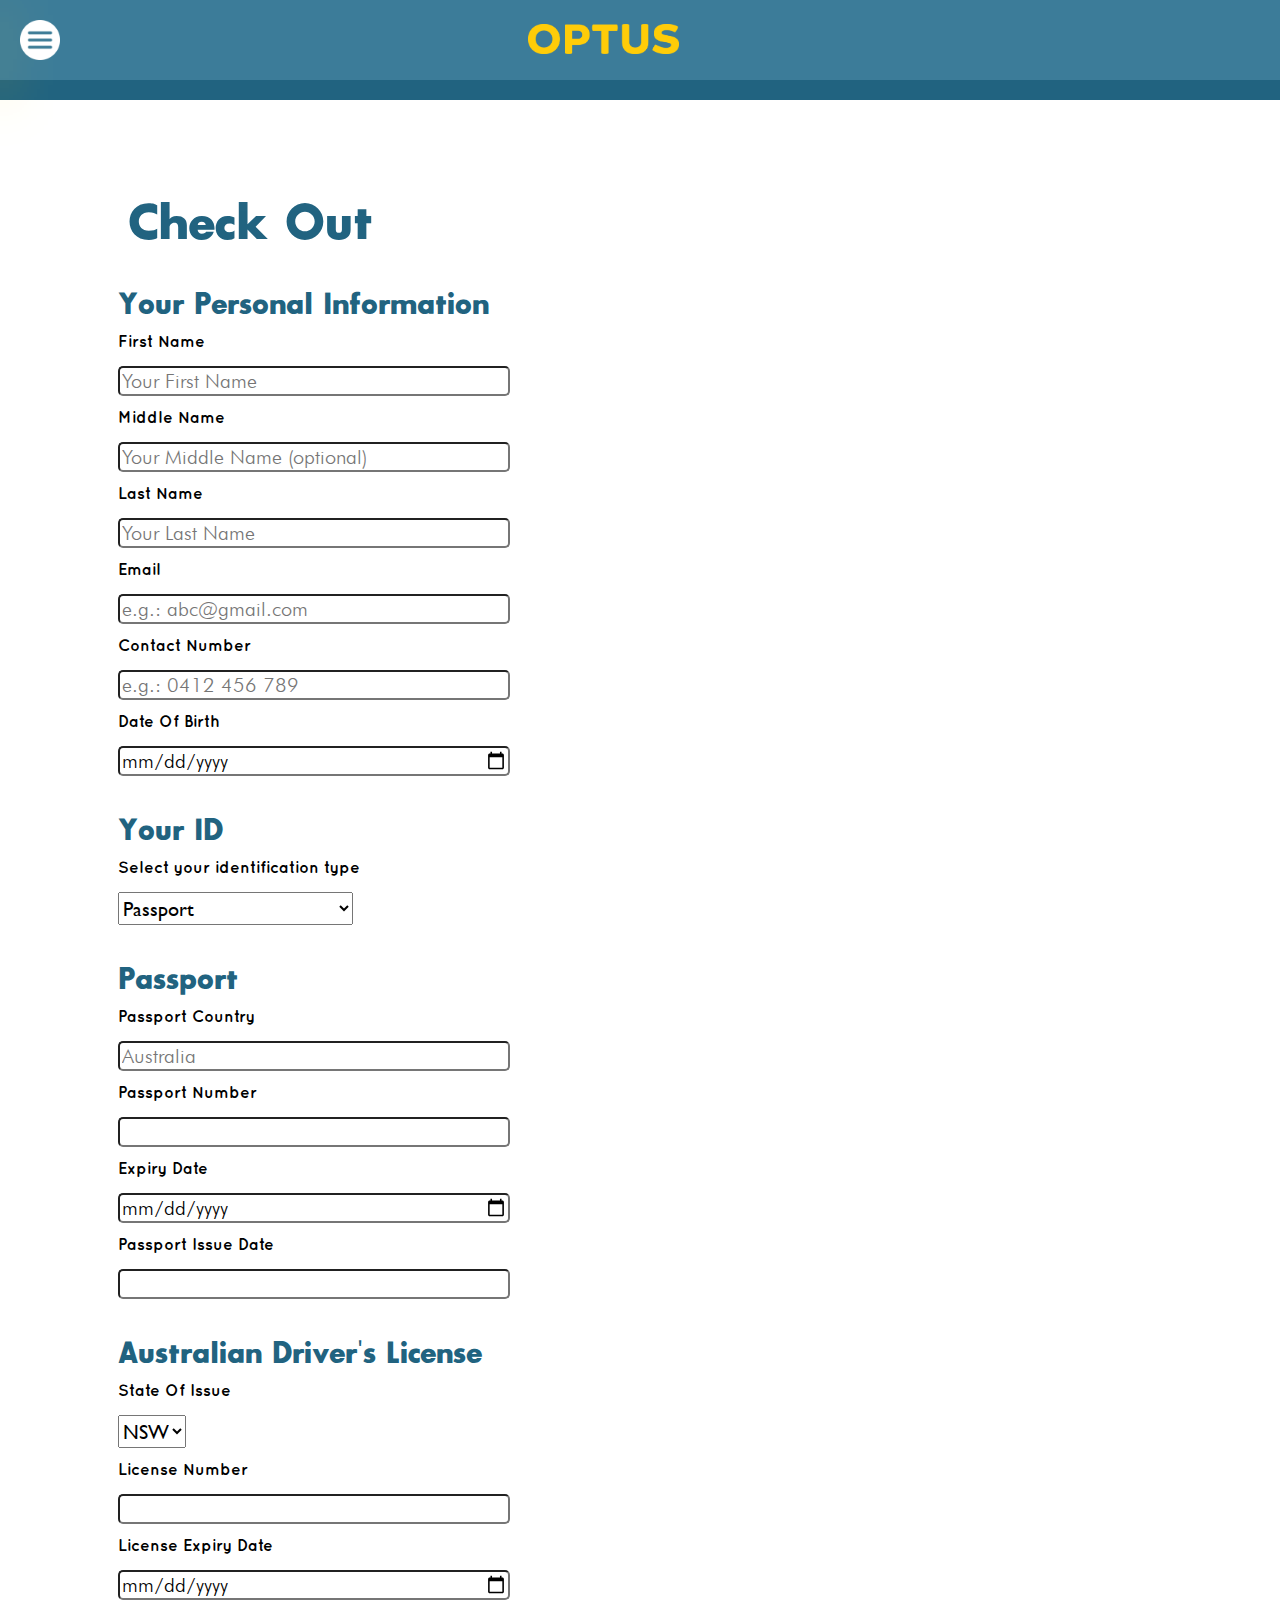
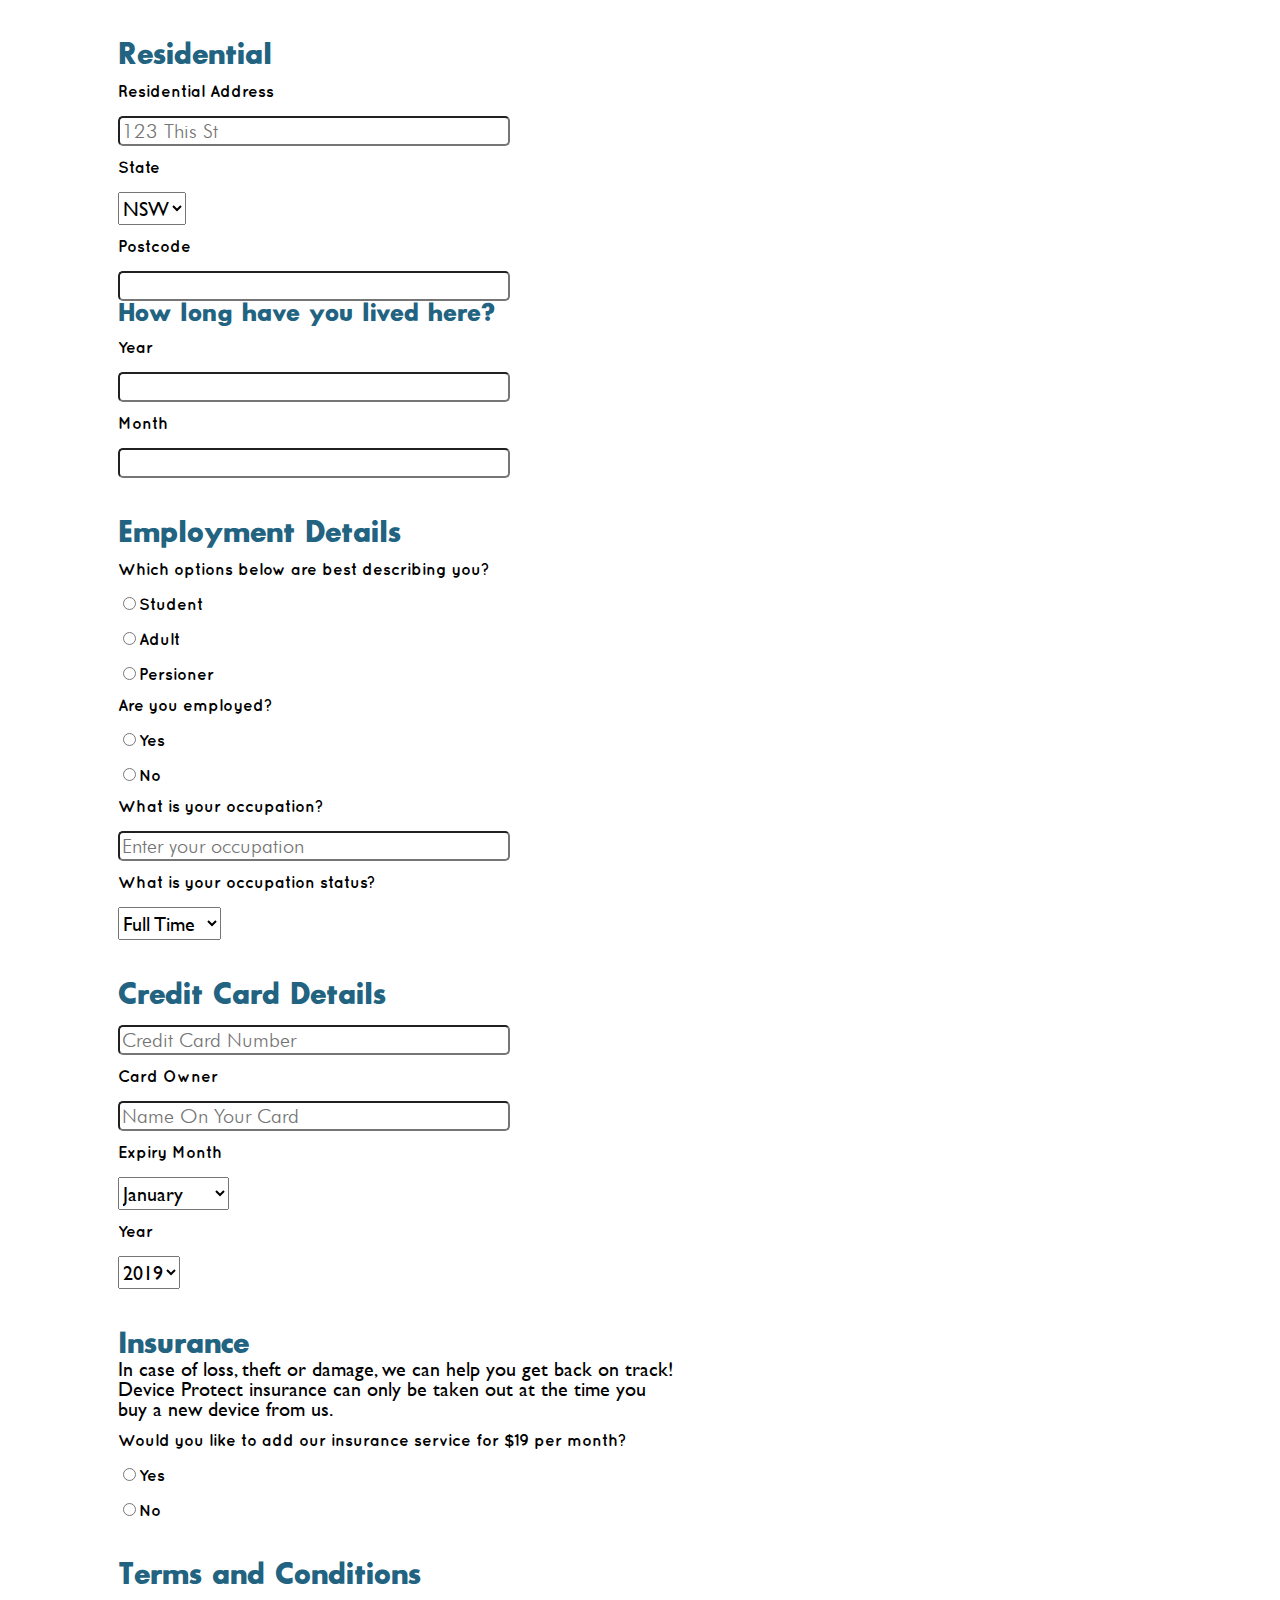
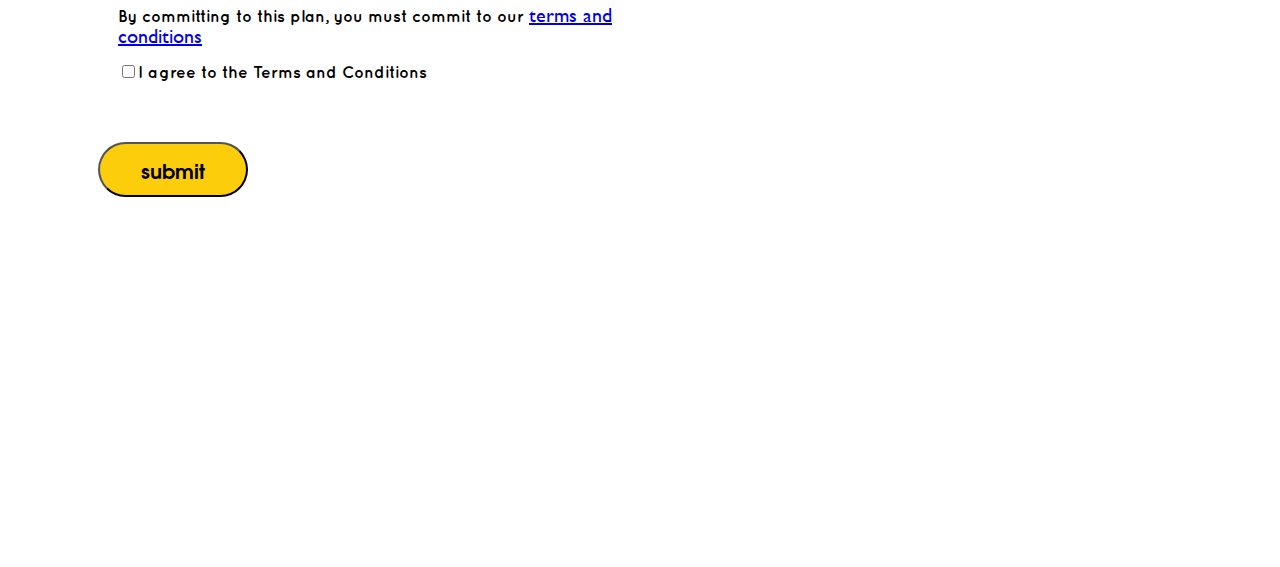
<file: signup.html>
<!DOCTYPE html>
<html lang="en" dir="ltr">

<head>
  <meta charset="utf-8">
  <title>Optus | Home Page</title>
  <link rel="stylesheet" href="css/reset.css">
  <link rel="stylesheet" href="css/style.css">
  <link href="https://unpkg.com/aos@2.3.1/dist/aos.css" rel="stylesheet">
</head>

<body>

  <!-- Head, where menu is located -->
  <!-- Head, where menu is located -->
  <header class="head-content">
    <div class="menu-container">
      <nav class="menu-bar">
        <!-- In the menu bar, we have 3 main objects
            1. Menu dropdown
            2. Home Icon
            3. Login button
           -->
        <!-- Menu Drop Down -->
        <span class="menu-open-slider">
          <img src="img/Icons/menu button.png" id="drop-menu-icon" alt="menu dropdown" onclick="menuSliderOpen()">
        </span>
        <div class="menu-sidebar">

          <!-- close button -->
          <a href="#" class="menu-close-slider" onclick="menuSliderClose()">&times;</a>
          <!-- Content -->
          <a href="#">
            About Us
          </a>
          <a href="#">
            Mobile
          </a>
          <a href="#">
            New Deals & Bundles
          </a>
          <a href="#">
            Our 5G Offers
          </a>
          <a href="#">
            Support
          </a>
          <a href="#">
            Subscribe
          </a>
        </div>

        <!-- Home Icon -->
        <div class="home">
          <a href="index.html">
            <img id="home-icon" src="img/Logo/Optus Home.png" alt="home icon">
          </a>
        </div>


      </nav>
    </div>
  </header>
  <div class="form-content">
    <!-- Aside Bar loads out previous choices -->
    <aside class="previous-selection">
    </aside>
    <div class="progress-container">
      <div class="progress"></div>
    </div>
    <form class="check-out" action="final.html" autocomplete="on">
      <!-- User details -->
      <h1 class="main-heading">Check Out</h1>
      <div class="user-details">
        <h2 class="form-heading">Your Personal Information</h2>
        <section class="user-details-inputs">
          <label for="first-name">First Name</label>
          <input type="text" name="first-name" id="first-name" placeholder="Your First Name" required>
          <label for="middle-name">Middle Name</label>
          <input type="text" name="middle-name" id="middle-name" placeholder="Your Middle Name (optional)">
          <label for="last-name">Last Name</label>
          <input type="text" name="last-name" id="last-name" placeholder="Your Last Name" required>
          <label for="email-address">Email</label>
          <input type="email" name=email-address id="email-address" placeholder="e.g.: abc@gmail.com" required>
          <label for="contact-number">Contact Number</label>
          <input type="tel" name="contact-number" id="contact-number" placeholder="e.g.: 0412 456 789" required>
          <label for="date-of-birth">Date Of Birth</label>
          <input type="date" name="date-of-birth" id="date-of-birth" required>
        </section>
      </div>
      <!-- Different sections will appear once is loaded-->
      <div class="authorisation">
        <h2 class="form-heading">Your ID</h2>
        <section class="authorisation-input">
          <label for="id-auth">Select your identification type</label>
          <select name="id-auth" id="id-auth">
            <option value="passport">Passport</option>
            <option value="australian-license">Austalian Driver's License</option>
          </select>
        </section>
      </div>
      <!-- passport -->
      <div class="authorisation-form" id="passport">
        <h2 class="form-heading">Passport</h2>
        <label for="passport-country">Passport Country</label>
        <input type="text" id="passport-country" name="passport-country" placeholder="Australia">
        <label for="passport-number">Passport Number</label>
        <input type="number" id="passport-number">
        <label for="passport-expiry-date">Expiry Date</label>
        <input type="date" id="passport-expiry-date" name="passport-expiry-date">
        <label for="passport-issue-date">Passport Issue Date</label>
        <input type="passport-issue-date" id="passport-issue-date" name="passport-issue-date">
      </div>

      <!-- Driver's License -->
      <div class="authorisation-form" id="drivers-license">
        <h2 class="form-heading">Australian Driver's License</h2>
        <label for="dl-state-of-issue">State Of Issue</label>
        <select name="dl-state-of-isssue" id="dl-state-of-isssue">
          <option value="NSW">NSW</option>
          <option value="ACT">ACT</option>
          <option value="QLD">QLD</option>
          <option value="TAS">TAS</option>
          <option value="VIC">VIC</option>
          <option value="SA">SA</option>
          <option value="WA">WA</option>
          <option value="NT">NT</option>
        </select>
        <label for="dl-number">License Number</label>
        <input type="number" name="dl-number" id="dl-number">
        <label for="dl-expiry-date">License Expiry Date</label>
        <input type="date" name="dl-expiry-date" id="dl-expiry-date">
      </div>
      <!-- Address -->
      <div class="address">
        <h2 class="form-heading">Residential</h2>
        <label for="residential-address">Residential Address</label>
        <input type="text" name="residential-address" id="residential-address" placeholder="123 This St" required>
        <label for="residential-state">State</label>
        <select name="residential-state" id="residential-state" required>
          <option value="NSW">NSW</option>
          <option value="ACT">ACT</option>
          <option value="QLD">QLD</option>
          <option value="TAS">TAS</option>
          <option value="VIC">VIC</option>
          <option value="SA">SA</option>
          <option value="WA">WA</option>
          <option value="NT">NT</option>
        </select>
        <label for="residential-postcode" >Postcode</label>
        <input type="number" max="9999" name="residential-postcode" id="residential-postcode" required>

        <div class="residential-duration">
          <h3 class="form-subheading">How long have you lived here?</h2>
            <label for="residential-year">Year</label>
            <input type="number" name="residential-year" id="residential-year" required>
            <label for="residential-month">Month</label>
            <input type="number" name="residential-month" id="residential-month" required>
        </div>
      </div>
      <div class="employment-status">
        <h2 class="form-heading">Employment Details</h2>
        <!-- User can select the age range that they are in -->
        <label for="pre-occupation">Which options below are best describing you?</label>
        <ul class="pre-occupation">
          <li><input type="radio" name="pre-occupation" value="student" required>Student</li>
          <li><input type="radio" name="pre-occupation" value="adult">Adult</li>
          <li><input type="radio" name="pre-occupation" value="pensioner">Persioner</li>
        </ul>
        <!-- Now we get to the real occupation -->
        <label for="is-employed">Are you employed?</label>
        <ul class="is-employed">
          <li>
            <input type="radio" name="is-employed" value="yes" required>Yes
          </li>
          <li>
            <input type="radio" name="is-employed" value="no">No
          </li>
        </ul>

        <label for="occupation">What is your occupation?</label>
        <input type="text" name="occupation" id="occupation" placeholder="Enter your occupation">

        <label for="occupation-status">What is your occupation status?</label>
        <select name="occupation-status" id="occupation-status" required>
          <option value="full-time">Full Time</option>
          <option value="part-time">Part Time</option>
          <option value="casual">Casual</option>
          <option value="contract">Contract</option>
          <option value="seasonal">Seasonal</option>
        </select>
      </div>

      <!-- Payment type -->
      <div class="payment">
        <h2 class="form-heading">Credit Card Details</h2>
        <label for="cc-number"></label>
        <input type="tel" name="cc-number" id="cc-number" placeholder="Credit Card Number" required>
        <label for="cc-owner">Card Owner</label>
        <input type="text" name="cc-owner" id="cc-owner" placeholder="Name On Your Card" required>
        <label for="cc-month" >Expiry Month</label>
        <select name="cc-month" id="cc-month" required>
          <option value="01">January</option>
          <option value="02">February </option>
          <option value="03">March</option>
          <option value="04">April</option>
          <option value="05">May</option>
          <option value="06">June</option>
          <option value="07">July</option>
          <option value="08">August</option>
          <option value="09">September</option>
          <option value="10">October</option>
          <option value="11">November</option>
          <option value="12">December</option>
        </select>
        <label for="cc-year">Year</label>
        <select name="cc-year" id="cc-year" required>
          <option value="19"> 2019</option>
          <option value="20"> 2020</option>
          <option value="21"> 2021</option>
          <option value="22"> 2022</option>
          <option value="23"> 2023</option>
          <option value="24"> 2024</option>
        </select>
      </div>
      <!-- Insurance -->
      <div class="insurance">
        <h2 class="form-heading">Insurance</h2>
        <p>
          In case of loss, theft or damage, we can help you get back on track!
        </p>
        <p>
          Device Protect insurance can only be taken out at the time you buy a new device from us.
        </p>
        <label for="insurance">Would you like to add our insurance service for $19 per month?</label>
        <ul>
          <li>
            <input type="radio" name="insurance" value="yes" required>Yes
          </li>
          <li>
            <input type="radio" name="insurance" value="no">No
          </li>
        </ul>

      </div>
      <!-- Agreement -->
      <div class="agreement">
        <h2 class="form-heading">Terms and Conditions</h2>
        <label for="terms-and-conditions">By committing to this plan, you must commit to our <a
            href="https://www.optus.com.au/about/legal#link/legal/1">terms and conditions </a></label>
        <ul class="terms-and-conditions">
          <li>
            <input type="checkbox" name="terms-and-conditions" value="agree" id="terms-and-conditions" required>I agree to the
            Terms and Conditions
          </li>
        </ul>
      </div>
      <button type="submit" class="submit" id="submit-signup-phone">submit</button>
    </form>
  </div>

  <!-- Script |||| libaries -->
  <script src="https://unpkg.com/aos@2.3.1/dist/aos.js"></script>
  <script src="script/phone.js"></script>
  <script src="script/main.js"></script>
  <script src="script/form.js"></script>
  <!-- <script src="https://github.com/nosir/cleave.js/blob/master/dist/cleave.min.js"></script> -->
  <script>
    // Add scroll bar
    // Measure by Windows' screen + accepting scroll as an event
    window.addEventListener("scroll", function (e) {
      let scrollTop = document.documentElement.scrollTop;
      // Scroll by distance - current position
      let scrollDistance = document.documentElement.scrollHeight - document.documentElement.clientHeight;
      let scrollValue = 100 * scrollTop / scrollDistance;
      // apply scroll value onto the element
      let scrollBar = document.querySelector(".progress");
      scrollBar.style.width = scrollValue * 1.3 + "%";


    });
  </script>
  
</body>

</html>
</file>
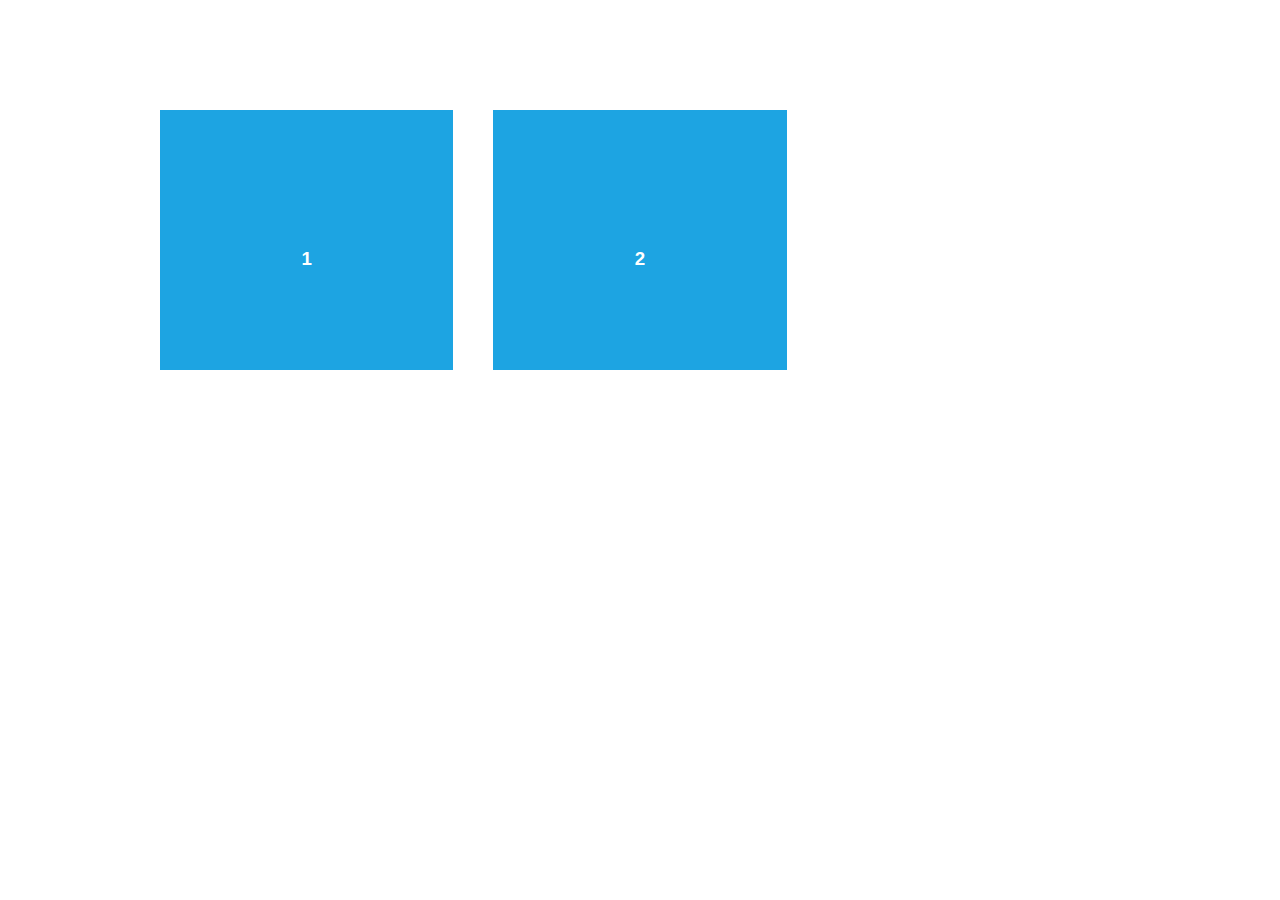
<file: lib/aos-master/demo/async.html>
<!DOCTYPE html>
<html>
  <head>
    <meta charset="utf-8">
    <title>AOS - Animate on scroll library</title>
    <meta name="viewport" content="width=device-width">
    <link rel="stylesheet" href="css/styles.css" />
    <link rel="stylesheet" href="../dist/aos.css" />
  </head>
  <body>
    <div id="aos-demo" class="aos-all"></div>

    <script src="../dist/aos.js"></script>
    <script>
      AOS.init({
        easing: 'ease-in-out-sine'
      });

      setInterval(addItem, 300);

      var itemsCounter = 1;
      var container = document.getElementById('aos-demo');

      function addItem () {
        if (itemsCounter > 42) return;
        var item = document.createElement('div');
        item.classList.add('aos-item');
        item.setAttribute('data-aos', 'fade-up');
        item.innerHTML = '<div class="aos-item__inner"><h3>' + itemsCounter + '</h3></div>';
        container.appendChild(item);
        itemsCounter++;
      }
    </script>
  </body>
</html>
</file>
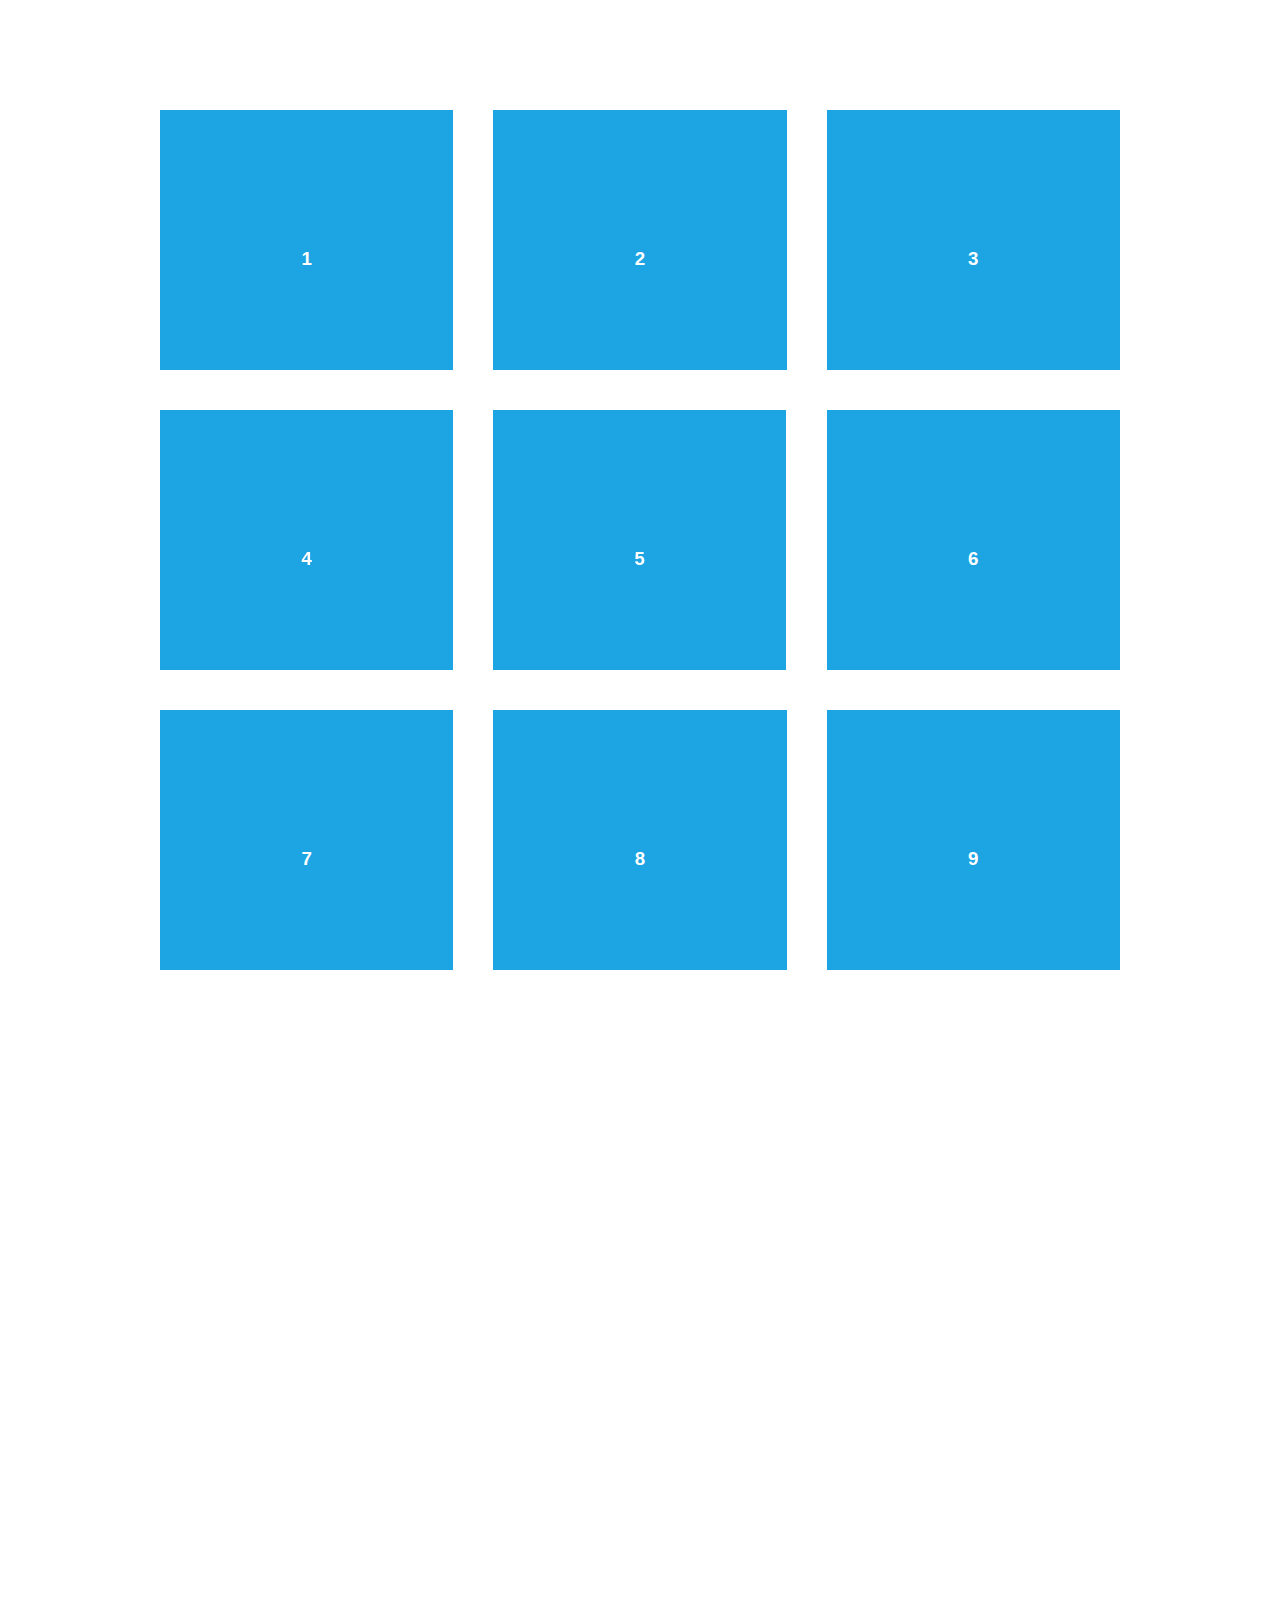
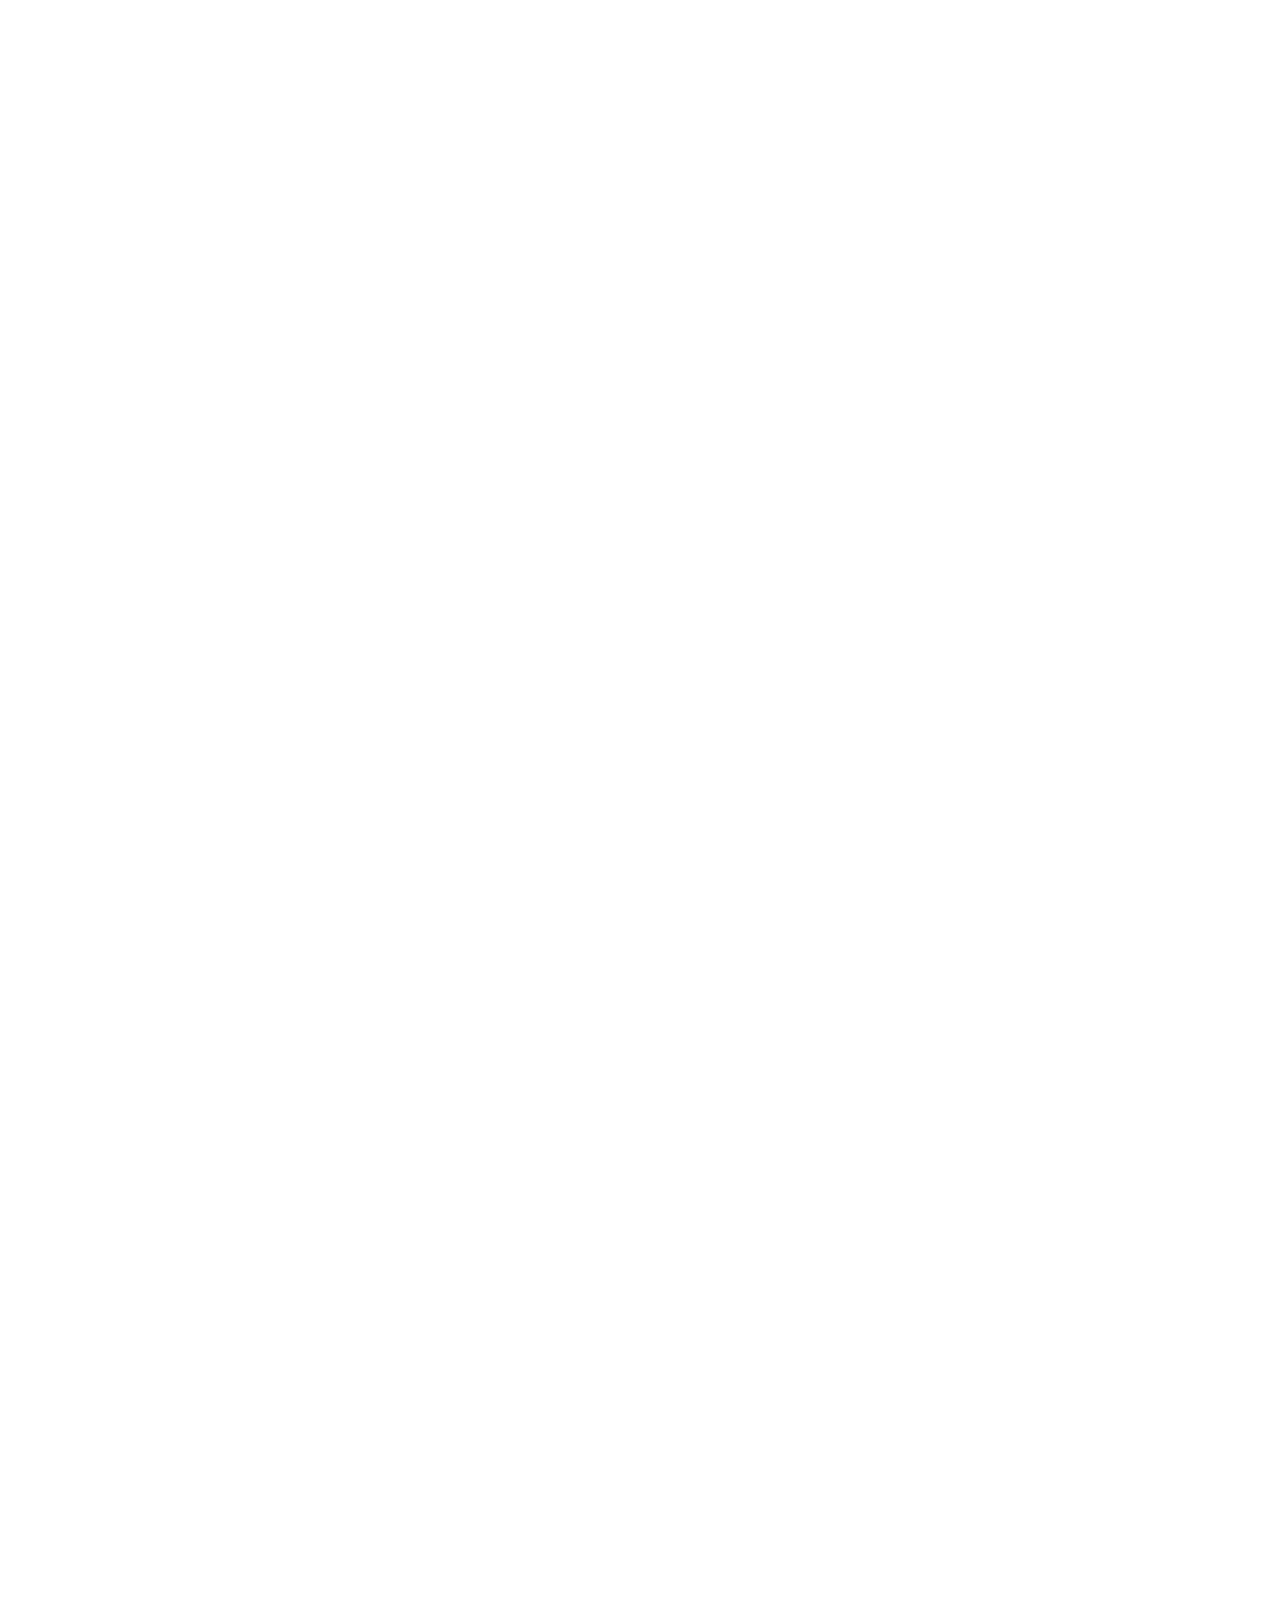
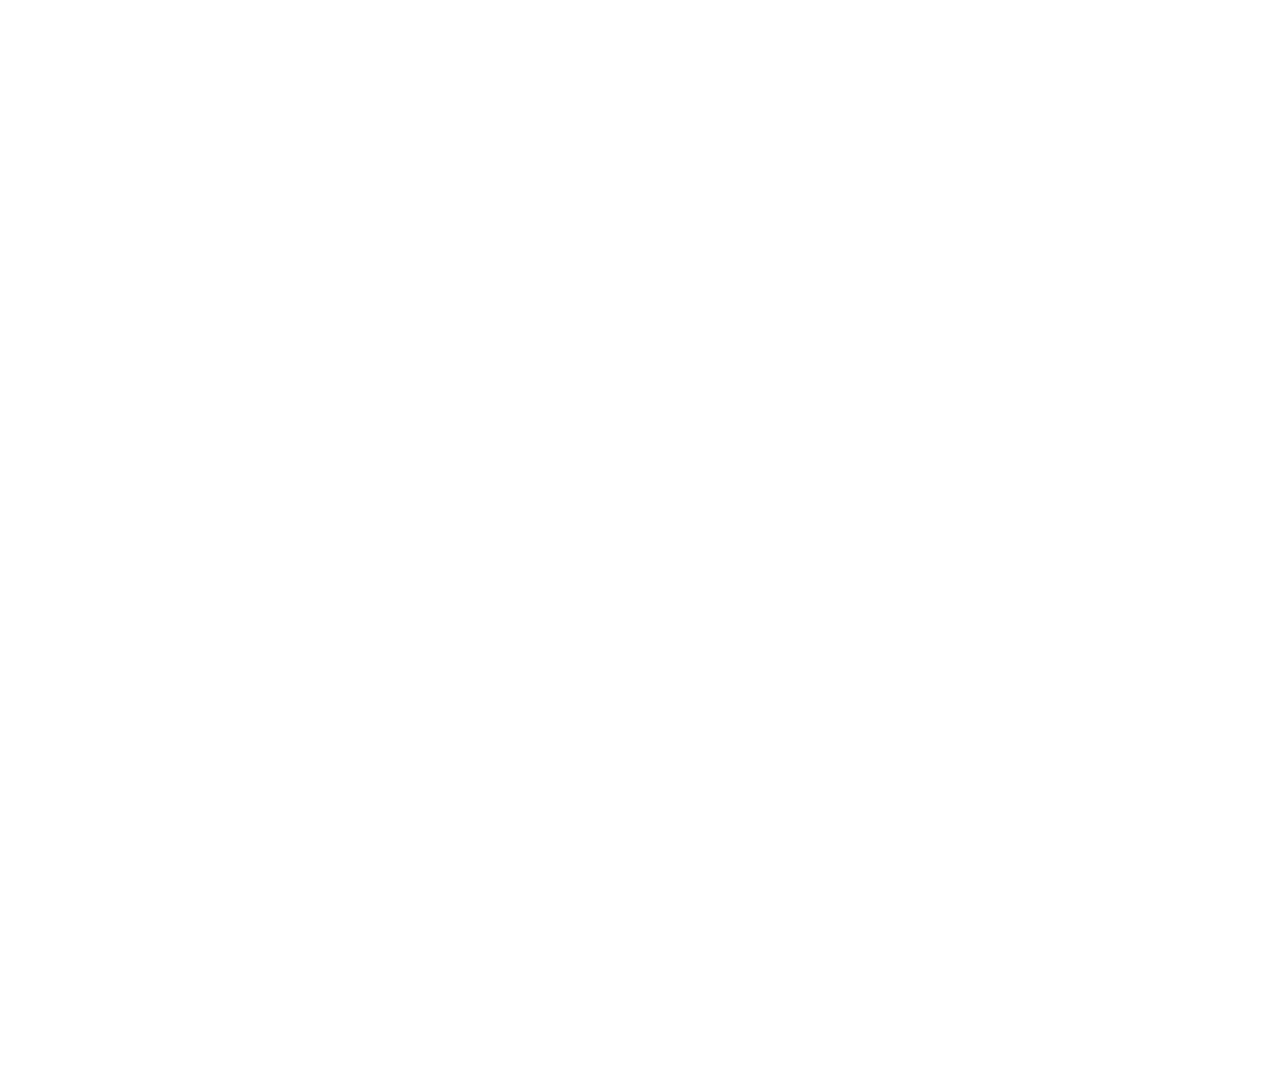
<file: lib/aos-master/demo/simple.html>
<!DOCTYPE html>
<html>
  <head>
    <meta charset="utf-8">
    <title>AOS - Animate on scroll library</title>
    <meta name="viewport" content="width=device-width">
    <link rel="stylesheet" href="css/styles.css" />
    <link rel="stylesheet" href="../dist/aos.css" />
    <!--[if lt IE 9]>
    <script src="//html5shiv.googlecode.com/svn/trunk/html5.js"></script>
    <![endif]-->
  </head>
  <body>
    <div id="transcroller-body" class="aos-all">
      <div class="aos-item" data-aos="fade-up">
        <div class="aos-item__inner"><h3>1</h3></div>
      </div>
      <div class="aos-item" data-aos="fade-down">
        <div class="aos-item__inner"><h3>2</h3></div>
      </div>
      <div class="aos-item" data-aos="zoom-out-down">
        <div class="aos-item__inner"><h3>3</h3></div>
      </div>
      <div class="aos-item" data-aos="flip-down">
        <div class="aos-item__inner"><h3>4</h3></div>
      </div>
      <div class="aos-item" data-aos="flip-up">
        <div class="aos-item__inner"><h3>5</h3></div>
      </div>
      <div class="aos-item" data-aos="fade-down">
        <div class="aos-item__inner"><h3>6</h3></div>
      </div>
      <div class="aos-item" data-aos="fade-in">
        <div class="aos-item__inner"><h3>7</h3></div>
      </div>
      <div class="aos-item" data-aos="fade-down">
        <div class="aos-item__inner"><h3>8</h3></div>
      </div>
      <div class="aos-item" data-aos="fade-in">
        <div class="aos-item__inner"><h3>9</h3></div>
      </div>
      <div class="aos-item" data-aos="fade-down">
        <div class="aos-item__inner"><h3>10</h3></div>
      </div>
      <div class="aos-item" data-aos="fade-up">
        <div class="aos-item__inner"><h3>11</h3></div>
      </div>
      <div class="aos-item" data-aos="fade-down">
        <div class="aos-item__inner"><h3>12</h3></div>
      </div>
      <div class="aos-item" data-aos="fade-in">
        <div class="aos-item__inner"><h3>13</h3></div>
      </div>
      <div class="aos-item" data-aos="fade-up">
        <div class="aos-item__inner"><h3>14</h3></div>
      </div>
      <div class="aos-item" data-aos="fade-in">
        <div class="aos-item__inner"><h3>15</h3></div>
      </div>
      <div class="aos-item" data-aos="fade-up">
        <div class="aos-item__inner"><h3>16</h3></div>
      </div>
      <div class="aos-item" data-aos="fade-down">
        <div class="aos-item__inner"><h3>17</h3></div>
      </div>
      <div class="aos-item" data-aos="fade-up">
        <div class="aos-item__inner"><h3>18</h3></div>
      </div>
      <div class="aos-item" data-aos="zoom-out">
        <div class="aos-item__inner"><h3>19</h3></div>
      </div>
      <div class="aos-item" data-aos="fade-up">
        <div class="aos-item__inner"><h3>20</h3></div>
      </div>
      <div class="aos-item" data-aos="zoom-out">
        <div class="aos-item__inner"><h3>21</h3></div>
      </div>
      <div class="aos-item" data-aos="fade-in">
        <div class="aos-item__inner"><h3>22</h3></div>
      </div>
      <div class="aos-item" data-aos="zoom-out-up">
        <div class="aos-item__inner"><h3>23</h3></div>
      </div>
      <div class="aos-item" data-aos="zoom-out-down">
        <div class="aos-item__inner"><h3>24</h3></div>
      </div>
      <div class="aos-item" data-aos="fade-in">
        <div class="aos-item__inner"><h3>25</h3></div>
      </div>
      <div class="aos-item" data-aos="fade-in">
        <div class="aos-item__inner"><h3>26</h3></div>
      </div>
      <div class="aos-item" data-aos="fade-in">
        <div class="aos-item__inner"><h3>27</h3></div>
      </div>
      <div class="aos-item" data-aos="fade-in">
        <div class="aos-item__inner"><h3>28</h3></div>
      </div>
      <div class="aos-item" data-aos="fade-in">
        <div class="aos-item__inner"><h3>29</h3></div>
      </div>
      <div class="aos-item" data-aos="fade-in">
        <div class="aos-item__inner"><h3>30</h3></div>
      </div>
      <div class="aos-item" data-aos="fade-in">
        <div class="aos-item__inner"><h3>31</h3></div>
      </div>
      <div class="aos-item" data-aos="fade-in">
        <div class="aos-item__inner"><h3>32</h3></div>
      </div>
      <div class="aos-item" data-aos="fade-in">
        <div class="aos-item__inner"><h3>33</h3></div>
      </div>
      <div class="aos-item" data-aos="fade-in">
        <div class="aos-item__inner"><h3>34</h3></div>
      </div>
      <div class="aos-item" data-aos="fade-in">
        <div class="aos-item__inner"><h3>35</h3></div>
      </div>
      <div class="aos-item" data-aos="fade-in">
        <div class="aos-item__inner"><h3>36</h3></div>
      </div>
      <div class="aos-item" data-aos="fade-in">
        <div class="aos-item__inner"><h3>37</h3></div>
      </div>
      <div class="aos-item" data-aos="fade-in">
        <div class="aos-item__inner"><h3>38</h3></div>
      </div>
      <div class="aos-item" data-aos="fade-in">
        <div class="aos-item__inner"><h3>39</h3></div>
      </div>
      <div class="aos-item" data-aos="fade-in">
        <div class="aos-item__inner"><h3>40</h3></div>
      </div>
      <div class="aos-item" data-aos="fade-in">
        <div class="aos-item__inner"><h3>41</h3></div>
      </div>
      <div class="aos-item" data-aos="fade-in">
        <div class="aos-item__inner"><h3>42</h3></div>
      </div>
    </div>

    <script src="../dist/aos.js"></script>
    <script>
      AOS.init({
        easing: 'ease-in-out-sine'
      });
    </script>

    <!-- <script src="//cdnjs.cloudflare.com/ajax/libs/require.js/2.1.11/require.min.js"></script>
    <script>
      requirejs.config({
          baseUrl: '../dist',
      });

      require(['aos'], function(AOS){
          AOS.init({
              easing: 'ease-in-out-sine'
          });
      });
    </script> -->
  </body>
</html>
</file>
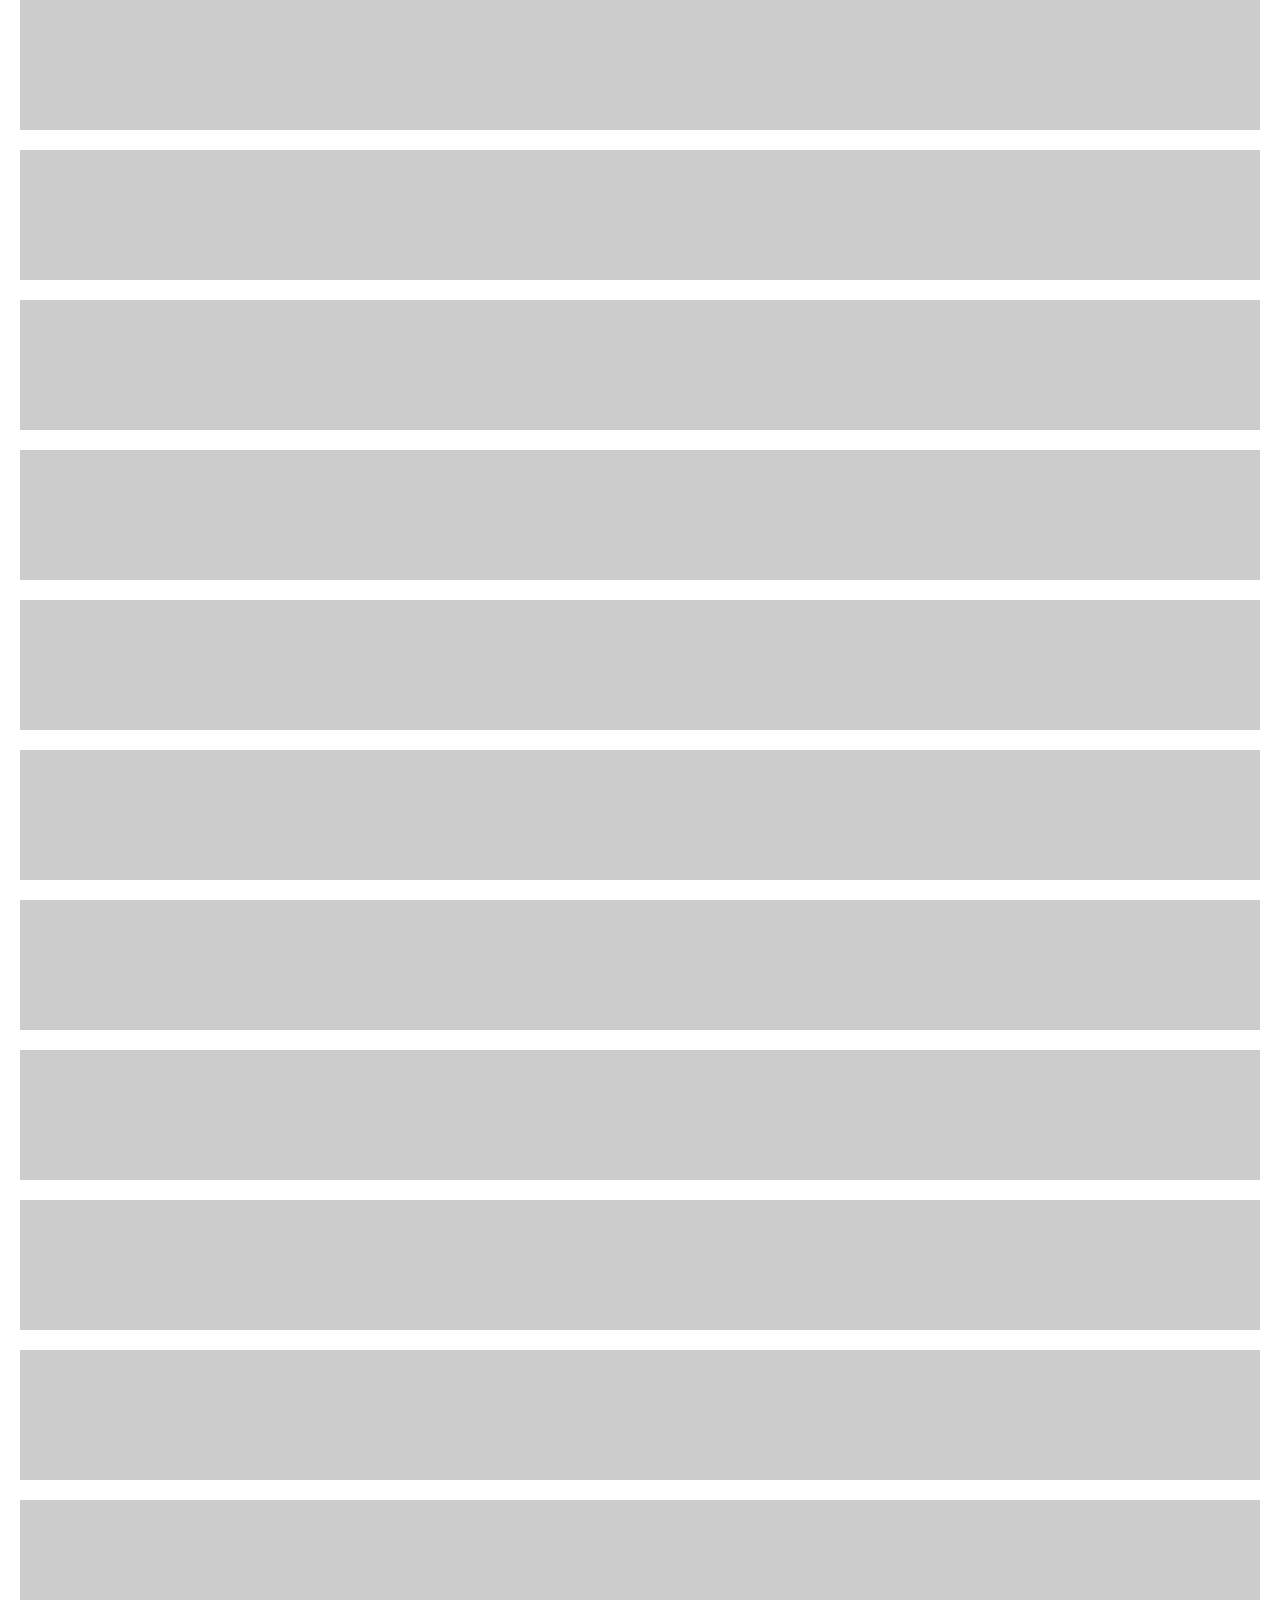
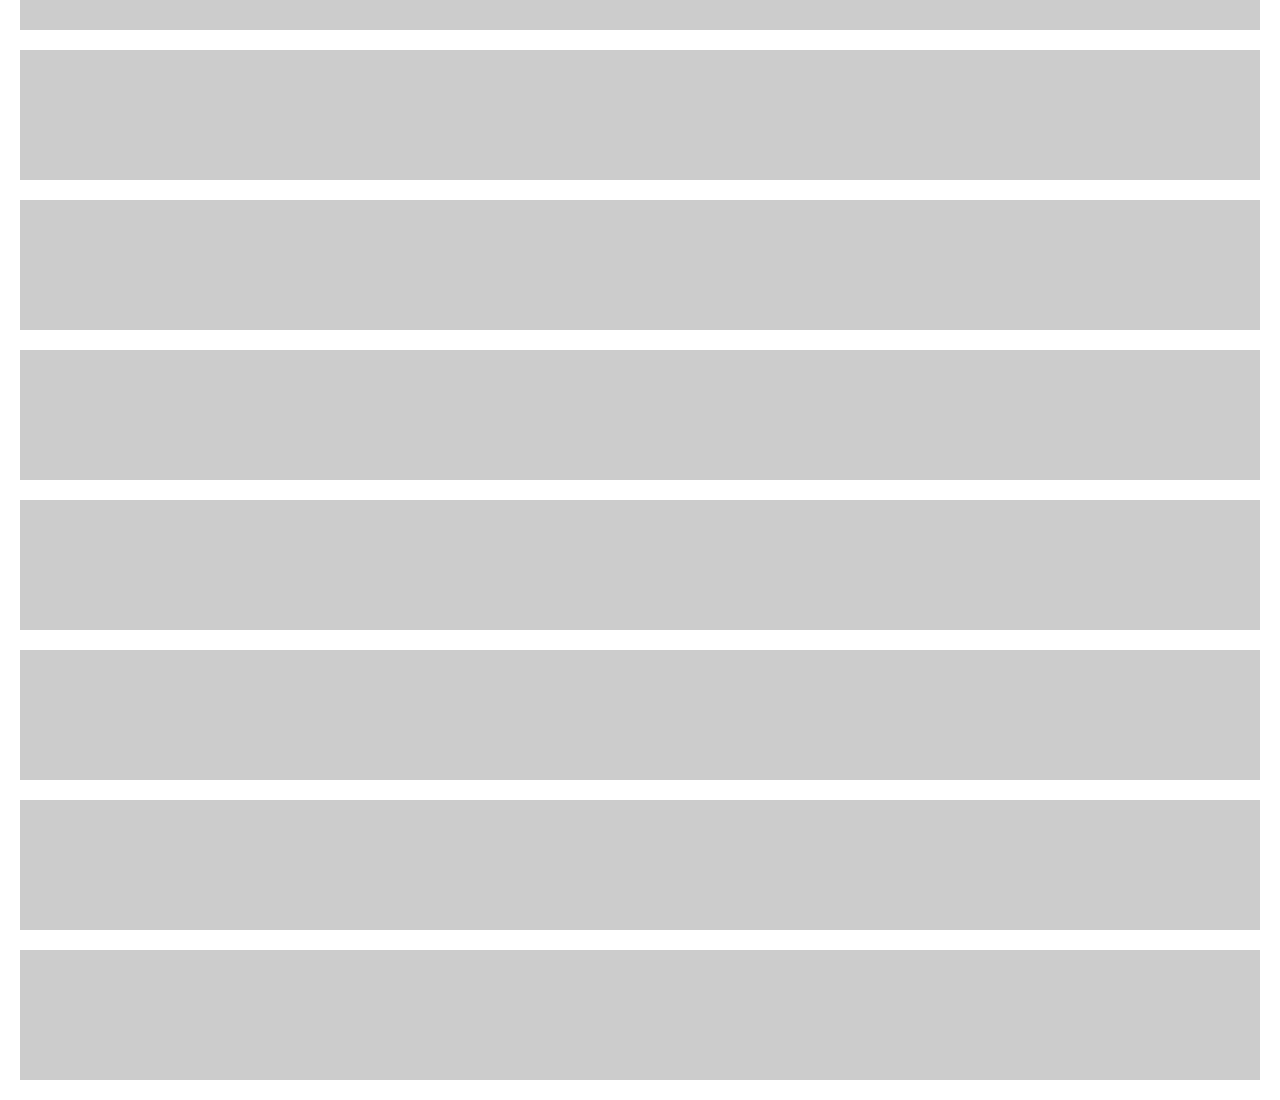
<file: lib/aos-master/test/fixtures/aos-offset.fixture.html>
<!DOCTYPE html>
<html>
  <head>
    <title></title>
    <style type="text/css">
      * {box-sizing: border-box;}
      body {
        margin: 0; padding: 0 20px; text-align: center;
      }
      .aos-item {
        width: 100%; height: 130px; margin: 0 0 20px 0; background: #ccc;
      }
    </style>
  </head>
  <body class="body">
    <div class="aos-item aos-item--1" data-aos-offset="50" data-aos="fade"></div>
    <div class="aos-item aos-item--2" data-aos-offset="50" data-aos="fade-up"></div>
    <div class="aos-item aos-item--3" data-aos-offset="50" data-aos="fade-down"></div>
    <div class="aos-item aos-item--4" data-aos-offset="50" data-aos="fade-left"></div>
    <div class="aos-item aos-item--5" data-aos-offset="50" data-aos="fade-right"></div>
    <div class="aos-item aos-item--6" data-aos-offset="50" data-aos="flip-up"></div>
    <div class="aos-item aos-item--7" data-aos-offset="50" data-aos="flip-down"></div>
    <div class="aos-item aos-item--8" data-aos-offset="50" data-aos="flip-left"></div>
    <div class="aos-item aos-item--9" data-aos-offset="50" data-aos="flip-right"></div>
    <div class="aos-item aos-item--10" data-aos-offset="50" data-aos="zoom-in"></div>
    <div class="aos-item aos-item--11" data-aos-offset="50" data-aos="zoom-in-up"></div>
    <div class="aos-item aos-item--12" data-aos-offset="50" data-aos="zoom-in-down"></div>
    <div class="aos-item aos-item--13" data-aos-offset="50" data-aos="zoom-in-left"></div>
    <div class="aos-item aos-item--14" data-aos-offset="50" data-aos="zoom-in-right"></div>
    <div class="aos-item aos-item--15" data-aos-offset="50" data-aos="slide-up"></div>
    <div class="aos-item aos-item--16" data-aos-offset="50" data-aos="slide-down"></div>
    <div class="aos-item aos-item--17" data-aos-offset="50" data-aos="slide-left"></div>
    <div class="aos-item aos-item--18" data-aos-offset="50" data-aos="slide-right"></div>
  </body>
</html>
</file>
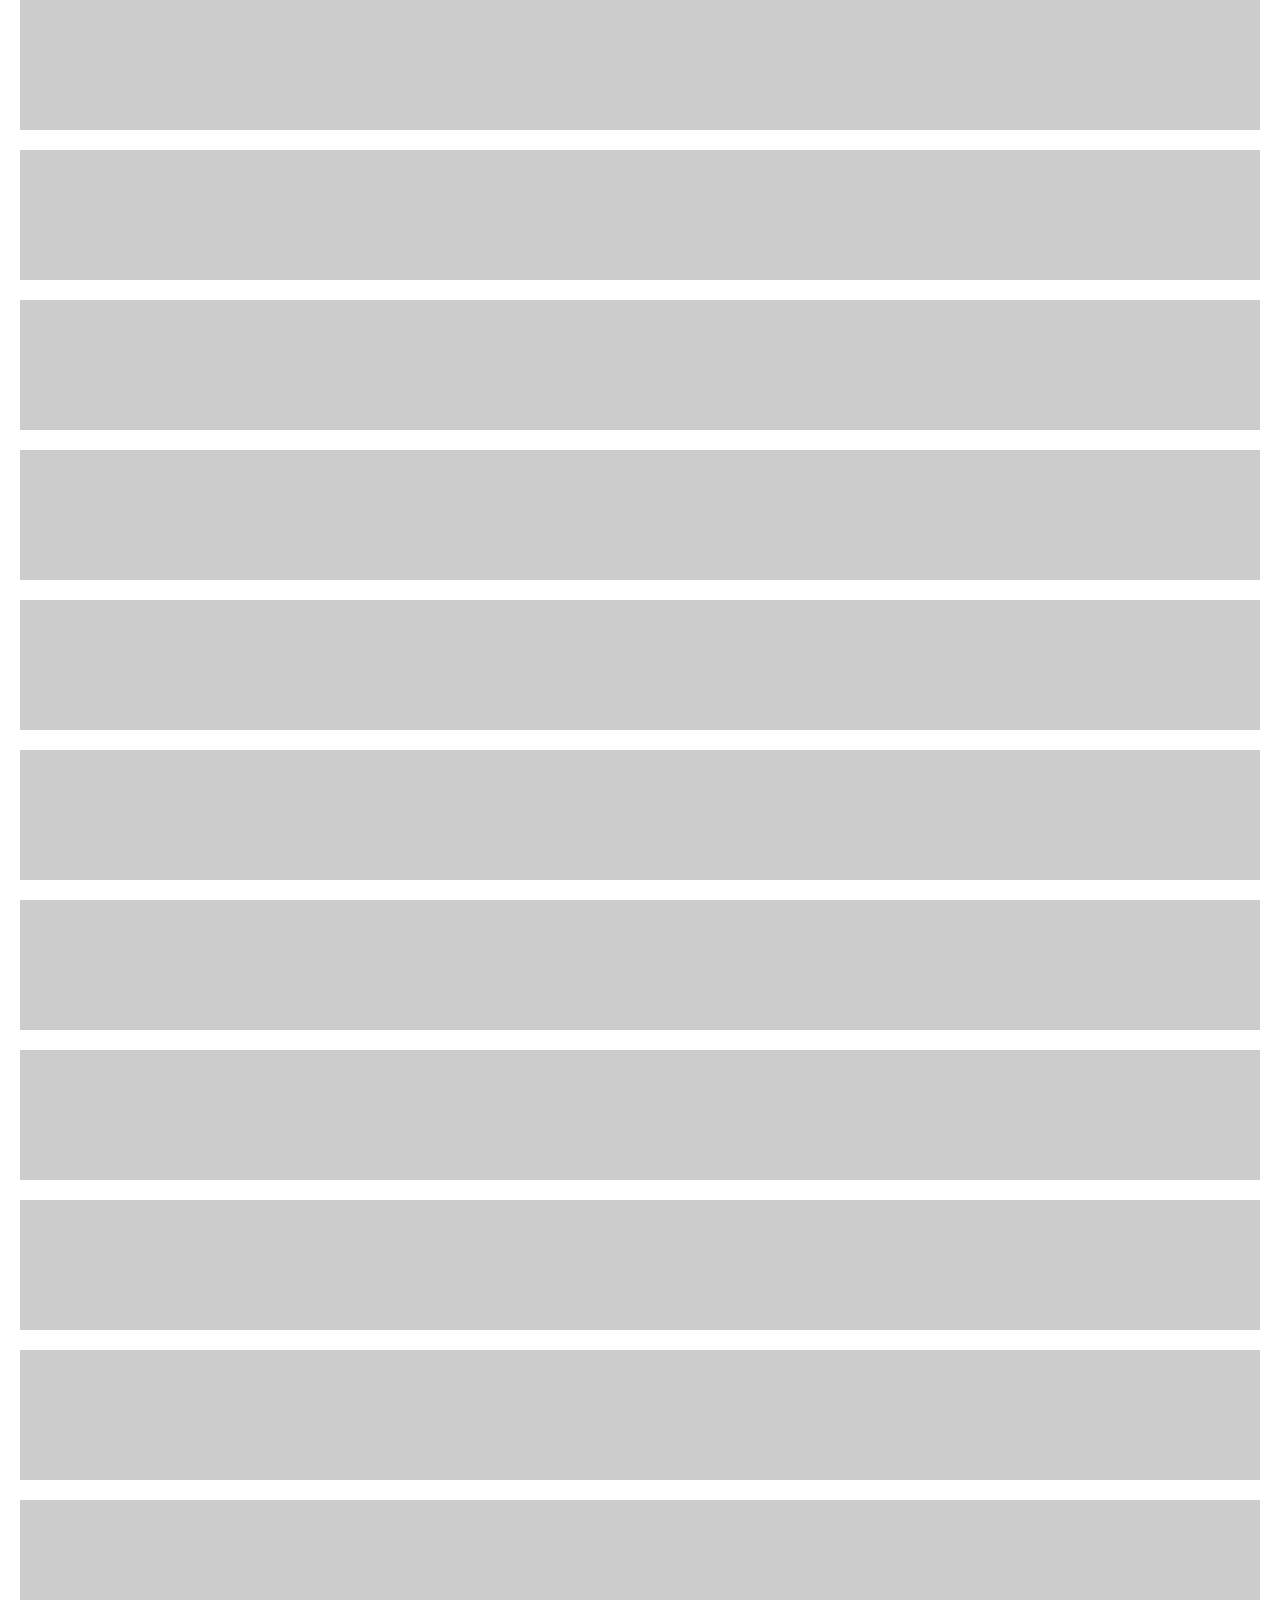
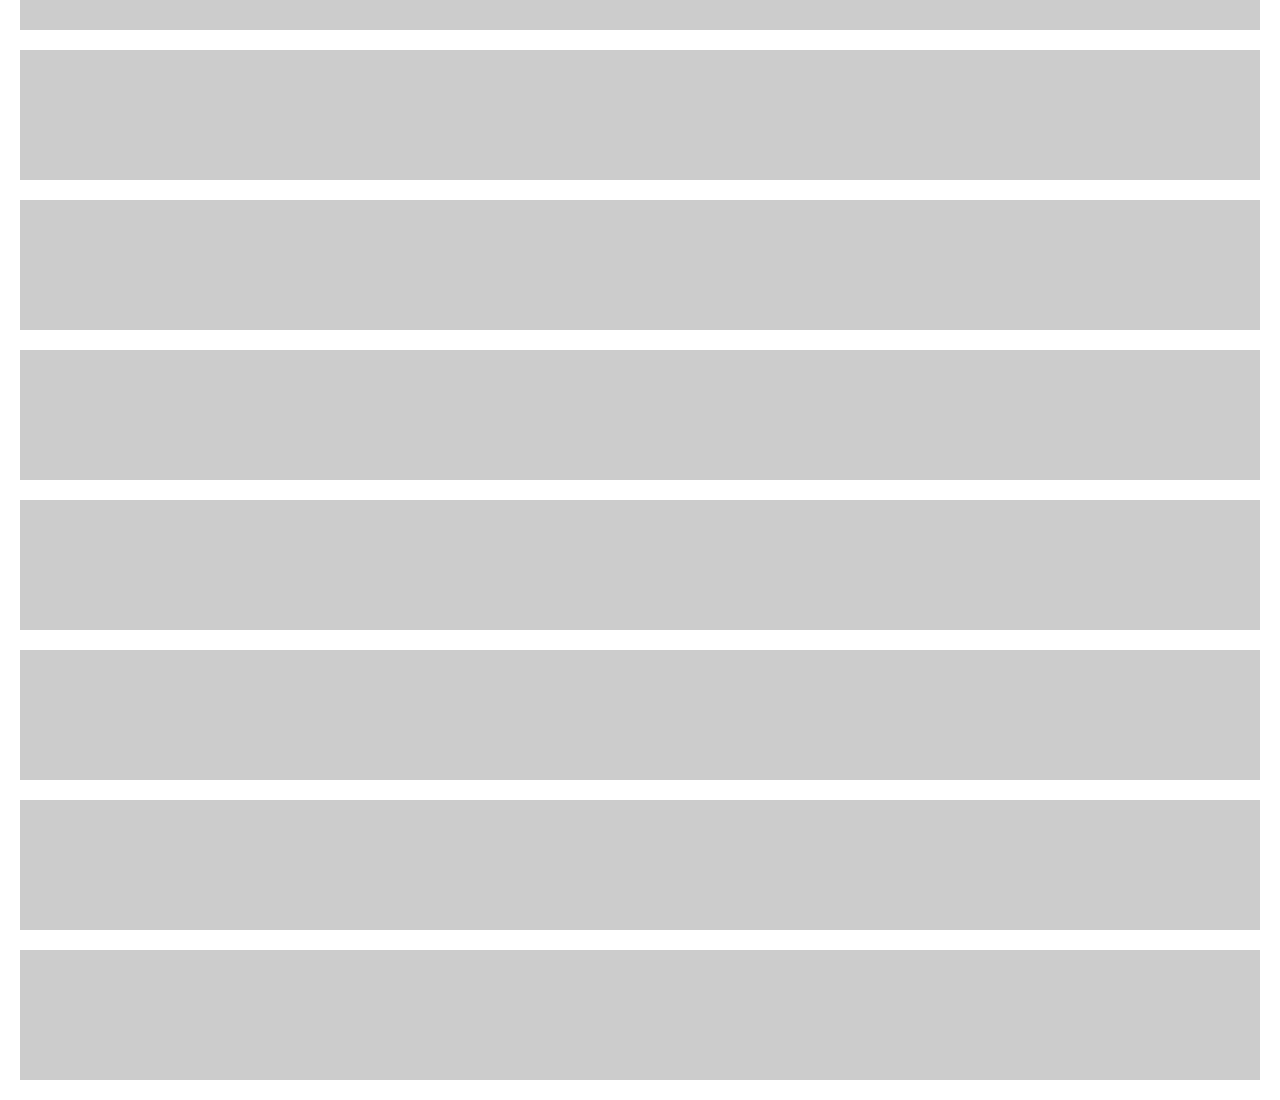
<file: lib/aos-master/test/fixtures/aos.fixture.html>
<!DOCTYPE html>
<html>
  <head>
    <title></title>
    <style type="text/css">
      * {box-sizing: border-box;}
      body {
        margin: 0; padding: 0 20px; text-align: center;
      }
      .aos-item {
        width: 100%; height: 130px; margin: 0 0 20px 0; background: #ccc;
      }
    </style>
  </head>
  <body class="body">
    <div class="aos-item aos-item--1" data-aos="fade"></div>
    <div class="aos-item aos-item--2" data-aos="fade-up"></div>
    <div class="aos-item aos-item--3" data-aos="fade-down"></div>
    <div class="aos-item aos-item--4" data-aos="fade-left"></div>
    <div class="aos-item aos-item--5" data-aos="fade-right"></div>
    <div class="aos-item aos-item--6" data-aos="flip-up"></div>
    <div class="aos-item aos-item--7" data-aos="flip-down"></div>
    <div class="aos-item aos-item--8" data-aos="flip-left"></div>
    <div class="aos-item aos-item--9" data-aos="flip-right"></div>
    <div class="aos-item aos-item--10" data-aos="zoom-in"></div>
    <div class="aos-item aos-item--11" data-aos="zoom-in-up"></div>
    <div class="aos-item aos-item--12" data-aos="zoom-in-down"></div>
    <div class="aos-item aos-item--13" data-aos="zoom-in-left"></div>
    <div class="aos-item aos-item--14" data-aos="zoom-in-right"></div>
    <div class="aos-item aos-item--15" data-aos="slide-up"></div>
    <div class="aos-item aos-item--16" data-aos="slide-down"></div>
    <div class="aos-item aos-item--17" data-aos="slide-left"></div>
    <div class="aos-item aos-item--18" data-aos="slide-right"></div>
  </body>
</html>
</file>
<file: css/style.css>
/* FONT IMPORTS */
@font-face {
    font-family: "main-header";
    src: url("../fonts/SansSerifFLF-FontZillion/sansserifbldflf.otf");
}

@font-face {
    font-family: "button";
    src: url("../fonts/TeX-Gyre-Adventor/texgyreadventor-bold.otf");
}

@font-face {
    font-family: "annotation-header";
    src: url("../fonts/quicksand/Quicksand_Bold.otf");
}

@font-face {
    font-family: "quotation";
    src: url("../fonts/SansSerifFLF-FontZillion/sansserifflf-italic.otf");
}

@font-face {
    font-family: "main-body";
    src: url("../fonts/gill-sans-mt/gill-sans-mt.ttf");
}

@font-face {
    font-family: "annotation";
    src: url("../fonts/futura/futura light bt.ttf");
}


/* Preformat font */
*,
p,
a,
span {
    font-family: "main-body";
    font-size: 20px;
}

h1,
h2,
h3,
h4 {
    font-family: "main-header";
    font-size: 50px;
    color: rgba(33, 99, 128, 1);
}

h2 {
    font-size: 30px;
}

h3 {
    font-size: 25px;
}

h4 {
    font-size: 20px;
}

.button,
button {
    align-items: center;
    font-family: "button";
    font-size: 25px;
}

h1.login {
    font-size: 20px;
}

blockquote {
    font-family: "quotation";
    font-size: 25px;
}


/* Menu setting */
nav.menu-bar:not([class="menu-sidebar"]) {
    background-color: rgba(103, 163, 189, 0.4);
    display: block;
    width: 100%;
    height: 80px;
    flex-flow: row;
    justify-content: space-between;
    padding: 20px;
    align-items: center;
    position: fixed;
    z-index: 10;
    top: 0;
    left: 0;
    overflow: hidden;
}

nav.menu-bar a {
    float: left;
    display: block;
    color: white;
    text-align: center;
    padding: 14px 16px;
    text-decoration: none;
    font-size: 17px;
}

.menu-sidebar {
    display: flex;
    flex-flow: column;
    height: 100%;
    width: 0;
    top: 0;
    left: -250px;
    position: fixed;
    z-index: 11;
    background-color: rgba(103, 163, 189, 0.8);
    color: white;
    transition: 1s;
}

.menu-sidebar a {
    display: block;
    padding: 40px 10px 10px 30px;
    text-decoration: none;
    font-size: 25px;
    transition: 0.5s;
    margin: 30px 0 0 0;
}

.menu-sidebar a:hover {
    color: rgb(252, 205, 11);
    background-color: rgba(255, 255, 255, 0.3);
}

.menu-sidebar a.menu-close-slider {
    position: absolute;
    top: 0;
    right: 22px;
    font-size: 35px;
    margin-left: 50px;
}


/* menu bar */

/* .menu-list li ul {
    display: none;
    position: absolute;
    background-color: rgba(255, 255, 255, 0.5);
    border-radius: 10px;
}
.menu-list li ul li {
    padding: 10px;
    border-radius: 10px; 
}
.menu-list li ul li:nth-child(n+2) {
    margin: 10px 0;
}
.menu-list li ul li:hover {
    background-color: rgba(255, 255, 255, 1);
}


.menu-list li:hover ul{
    display: block;
}

 */
.menu-bar img {
    max-height: 30px;
}

.menu-bar .home {
    display: block;
    position: absolute;
    align-items: center;
    left: 40%;
    top: 10px;
    margin-left: auto;
    margin-right: auto;
    clear: both;

}

#drop-menu-icon {
    max-height: 40px;
}

.login-button {
    padding: 10px;
    text-align: center;
    width: 20%;
    background-color: rgba(33, 99, 128, 0.8);

    color: white;
    border-radius: 75px;
}

.login-button a {
    text-decoration: none;
    text-align: center;
    color: white;
}

/* featured phone setup */
.featured {
    margin-bottom: 100px;
}

.featured-phone {
    z-index: -99;
    position: relative;
    display: flex;
    justify-content: center;
    background-color: black;
    box-shadow: 0 0px 50px 2px black;
}

.featured-phone div.phone-img-container {
    width: 100%;
    
    overflow: hidden;
}

.featured-phone div.phone-img-container img {
    width: 100%;
    min-width: 650px;
}

#iphone11 img.main-pic {
    display: inherit;
    transform: translate(20%);
    /* transform: translateZ(-10px); */
    z-index: 0;
}

/* Make the phone description to go infront */
.featured-phone-description {
    position: absolute;
    top: 50%;
    left: 20%;
    z-index: 1;
    color: white;
}

.featured-phone-description img {
    width: 80%;
    position: relative;
    top: 20%;
}

.featured-phone-description p {
    margin: 20px;
}

/* Button buy now */
a.buy-featured {
    position: absolute;
    margin: auto;
    text-align: center;
    padding: 10px;
    width: 250px;
    height: 80px;
    align-items: center;
    border-radius: 100px;
    background-color: rgb(252, 205, 11);
    color: rgba(33, 99, 128, 1);
    bottom: -10%;
    text-decoration: none;
    display: flex;
    align-items: center;
    justify-content: center;
    font-family: "button";
    font-size: 30px;
    z-index: 1000;
}

/* Explore more link */
div.more {
    text-align: center;
    width: 100%;
    padding: 25px 0;
    max-height: 400px;
    background-color: rgb(252, 205, 11);

}

div.more a {
    text-decoration: none;
    color: white;
    font-size: 30px;
    padding: 100px 0;

}

/* Button for other options */
.other-options {
    position: relative;
    text-align: center;
    transform: translateY(80%);
    padding: 15% 0 10% 0;


}

div.choose-option {
    display: flex;
    align-items: center;
    justify-content: center;
    text-align: center;
}

a.choose-text {
    margin: 40px;
    width: 50%;
    padding: 5% 0;
    max-width: 1500px;
    border-radius: 200px;
    color: white;
    text-decoration: none;
    background-color: rgb(252, 205, 11);
    
}

/* Form menu bar */
nav.form-menu {
    /* display: block; */
    top: 0%;
}

h1.main-heading {
    margin: 100px 20px 20px 50px;
}

form {
    display: block;
    position: relative;
    margin: 20px;
    width: 100%;
}

form.check-out {
    display: block;
    position: relative;
    margin: 100px 50px;
    width: 50%;
}

/* Form inputs */
label,
input {
    display: block;
    color: black;
}

/* Remove the spin button on input number field */
input::-webkit-outer-spin-button,
input::-webkit-inner-spin-button {
    -webkit-appearance: none;
    /* Remove hidden margin */
    margin: 0;
}
.plan-form-heading {
    text-align: center;
}
input {
    font-family: "annotation";
    width: 70%;
    border-radius: 5px;
}

/* We dont want these 2 inputs occupy too much space */
input[type="radio"],
input[type="checkbox"] {
    width: inherit;
}

form>div {
    margin: 40px;
}

label,
form ul li {
    margin: 15px 0;
    font-family: "annotation-header";
    align-items: center;
}

form ul li input {
    display: inline-block;
}

form div div {
    margin: inherit 0;
}

button.submit {
    margin: 20px;
    border-radius: 100px;
    font-size: 20px;
    padding: 10px;
    width: 150px;
    background-color: rgb(252, 205, 11);
}



/* Styling selection page */
form.phone-form {
    text-align: center;
    margin: 0 auto;
    max-width: 1000px;
    top: 100px;
}

/* Now we fix the container */
.phone-container {
    /* We want the elements in here to just be the right size */
    /* display: block; */
    width: 70%;
    margin: 100px auto;
}


.phone-container div {
    margin: 70px 0;
}

.phone-container .phone-heading {
    padding: 20px 0;
    font-size: 40px;
}

.phone-container img.img-color {
    position: inline-block;
    width: 50%;
    float: left;
}

.phone-color-list {
    display: flex;
    flex-flow: row nowrap;
    justify-content: start;
}

.color-box {

    align-items: center;
}

.phone-description-container {
    text-align: left;
    align-items: center;
}

.phone-description-icon {
    width: 50px;
    padding: 10px;
}

.phone-description-container ul li {
    display: flex;
    align-items: center;
}

.content-container h3.phone-price {
    text-align: right;
    padding: 20px 0;
}

/* Buy button */
button.phone-select {

    float: right;
    width: 200px;
    border-radius: 100px;
    background-color: rgb(252, 205, 11);
    transition: 1s;
    margin: 20px 0 20px 0;
}

button.phone-select:hover {
    color: white;
    border-style: none;
    transform: scale(1.5);

}

/* Phone Page */
/* Plan Page */
.plan-form {
    display: block;
    position: relative;
    top: 150px;
}

.plan-form button {
    /* display: block; */
    margin: 20px auto;
    text-align: center;
    width: 50%;
    min-width: 100px;
    display: flex;
    align-items: center;
    justify-content: space-between;
    padding: 40px 20px;
    border-radius: 100px;
    background-color: rgb(252, 205, 11);
}

.plan-form button div.content-container {
    text-align: right;
    right: 0;
}

.plan-form button .plan-heading {
    float: left;
}



/* Final Form */
div.form-content {
    display: flex;
    flex-flow: row-reverse nowrap;
}

div.form-content aside {
    width: 40%;
    position: relative;
    right: 0;
    display: block;
    text-align: center;
    top: 250px;
}

div.form-content aside img {
    width: 50%;
}

div.form-content h3.plan-price {
    clear: both;
    text-align: center;
}

div.form-content aside {
    padding: 30px;
}

div.total-container {
    width: 80%;
    margin: 40px;
    padding: 40px;
    background-color: rgba(252, 205, 11, 0.4);
    transition: ease-in-out;
    transition-duration: 1s;
    border-radius: 50px;
}

div.total-container .total-heading {
    font-size: 150%;
}

div.total-container .total-value {
    font-size: 150%;
}

div.total-container:hover {
    transform: translateX(-50%);
    transform: scale(1.2);
    background-color: rgba(252, 205, 11, 1);
}


/* Progress bar  */
div.progress-container {
    position: fixed;
    height: 100px;
    background-color: rgba(33, 99, 128, 1);
    box-shadow: 10px 10px 50px 40px white;
    width: 100%;
    z-index: 1;
}

div.progress {
    position: fixed;
    height: 100px;
    background-color: rgba(252, 205, 11, 1);
    border-radius: 0 100px 100px 0;
    box-shadow: 0px 0px 50px 2px rgba(252, 205, 11, 1);
    transition: ease-in-out;
}

/* form.check-out {
     background-image: linear-gradient(to bottom, rgba(252, 205, 11, 0.4), rgba(134, 206, 224, 0.1), rgba(252, 205, 11, 0),  rgba(33, 99, 128, 0));
    border-radius: 100px;
    box-shadow: 0 0 50px 2px rgba(252, 205, 11, 0.5); } */

/* final screen */
div.final {
    margin: 200px auto;
    text-align: center;
}

div.final-container {
    color: white;
    position: fixed;
    top: 0;
    background-color: rgba(252, 205, 11, 1);
    width: 100%;
    height: 23%;
    display: flex;
    justify-content: center;
    align-items: flex-end;
}
div.final-container {
    padding: 10px;
}
div.final-text {
    display: flex;
    justify-content: center;
    align-items: center;
    flex-flow: column;
}
div.final-text h2{
    font-size: 40px;
    padding: 20px;
}
div.final-text h3{
    padding: 20px;
    margin: 20px;
    border-radius: 100px;
    background-color:  rgba(252, 205, 11, 1);
}

@media screen and (max-width: 769px) {

    /* Menu setting */
    nav.menu-bar:not([class="menu-sidebar"]) {
        display: block;
        width: 100%;
        height: 60px;
        padding: 20px;

    }

    .menu-bar img {
        height: 80px;
    }

    .menu-bar .home {
        display: block;
        position: absolute;
        align-items: center;
        left: 30%;
        top: 5%;
    }

    .menu-open-slider {
        align-items: center;
        margin: 0;
    }

    #drop-menu-icon {
        position: relative;
        top: -10%;
        height: 150%;
    }

    /* featured phone setup */
    .featured {
        margin-bottom: 0;
    }


    .phone-img-container {
        overflow: hidden;
    }

    .featured-phone div.phone-img-container {
        width: 100%;
        height: 80vh;
        opacity: 0.4;
        overflow: hidden;
        z-index: 1;
        margin: 0;
        left: 0;
    }

    .featured-phone div.phone-img-container img {
        
        

        position: relative;
        width: 1600px;
        height: 800px;
        right: 0;
        left: -50%;
        transform: translate(0);
        margin-left: 0;
        padding-left: 0;
        display: inherit;
        /* overflow: hidden; */
        top: 0;
        /* transform: translateZ(-10px); */
        z-index: 0;
        width: 80%;
        transform: translate(0);
    }

    #iphone11 img.main-pic {
        
    }

    /* Make the phone description to go infront */
    .featured-phone-description {
        position: absolute;
        top: 20%;
        /* left: 20%; */
        z-index: 1;
        color: white;
        overflow: hidden;
    }

    .featured-phone-description img {
        width: 80%;
        position: relative;
        top: 20%;
    }

    .featured-phone-description p {
        margin: 20px 0;
    }

    /* Button buy now */
    a.buy-featured {
        position: absolute;
        margin: auto;
        text-align: center;
        padding: 10px;
        width: 250px;
        height: 80px;
        align-items: center;
        border-radius: 100px;
        background-color: rgb(252, 205, 11);
        color: rgba(33, 99, 128, 1);
        bottom: 15%;
        text-decoration: none;
        display: flex;
        align-items: center;
        justify-content: center;
        font-family: "button";
        font-size: 30px;
        z-index: 1000;
    }

    /* Explore more link */
    div.more {
        text-align: center;
        width: 100%;
        padding: 5vh 0;
        max-height: 400px;
        background-color: rgb(252, 205, 11);

    }

    div.more a {
        text-decoration: none;
        color: white;
        font-size: 30px;
        padding: 200px 0;

    }

    /* Button for other options */
    .other-options {
        position: relative;
        text-align: center;
        width: 100%;
        top: 10vh;
        padding: 50px 0 0 0;
        margin: 0;

    }

    .other-options h1 {
        padding: 15% 0 10% 0;
        font-size: 35px;
        padding: 20px;
    }

    div.choose-option {
        margin: 0;
        width: 100%;
        display: flex;
        align-items: center;
        justify-content: center;
        text-align: center;
    }

    a.choose-text {
        margin: 40px 0;
        width: 100%;
        display: flex;
        align-items: center;
        justify-content: center;
        height: 30vh;
        padding: 5% 0;
        max-width: 1500px;
        border-radius: 0;
        color: white;
        text-decoration: none;
    }


    /* Buy phone */

    /* Styling selection page */
    form.phone-form {
        text-align: center;
        margin: 0 auto;
        max-width: 1000px;
        top: 100px;
    }


    /* Now we fix the container */
    .phone-container {
        /* We want the elements in here to just be the right size */
        /* display: block; */
        width: 70ww;
        margin: 100px auto;
        display: flex;
        align-items: center;
        flex-direction: column;
        flex-basis: auto;

    }


    .phone-container div {
        margin: 0px 0;
        display: flex;
        align-items: center;
        flex-direction: column;
    }

    .phone-container .phone-heading {
        padding: 20px 0;
        font-size: 40px;
    }

    .phone-container img.img-color {
        position: block;
        width: 100%;
        clear: both;
    }

    .phone-color-list {
        display: flex;
        flex-flow: row nowrap;
        justify-content: start;
    }

    .color-box {
        align-items: center;
    }

    .phone-description-container {
        display: block;
        text-align: center;
        align-items: center;
    }

    .phone-description-icon {
        width: 50px;
        padding: 10px;
    }

    .phone-description-container ul li {

        align-items: center;

    }

    .content-container h3.phone-price {
        text-align: right;
        padding: 20px 0;
    }

    /* Buy button */
    button.phone-select {

        float: right;
        width: 200px;
        border-radius: 100px;
        background-color: rgb(252, 205, 11);
        transition: 1s;
        margin: 20px 0 20px 0;
    }

    button.phone-select:hover {
        color: white;
        border-style: none;
        transform: scale(1.5);

    }


    /* Plan Page */
    .plan-form {
        display: block;
        position: relative;
        top: 150px;
        width: 100%;
        margin: 0;

    }

    .plan-form-heading {
        font-size: 40px;
        text-align: center;
    }

    .plan-form button {
        /* display: block; */
        margin: 20px auto;
        text-align: center;
        width: 100%;
        min-width: 100px;
        display: flex;
        align-items: center;
        justify-content: space-between;
        padding: 40px 20px;
        border-radius: 0;
    }

    .plan-form button div.content-container {
        text-align: right;
        right: 0;
    }

    .plan-form button div.content-container h3 {
        font-size: 20px;
    }

    .plan-form button .plan-heading {
        float: left;
    }


    form.check-out {
        display: block;
        position: relative;
        margin: 100px 50px;
        width: 100%;
    }
    form.check-out input {
        margin: 20px 0;
    }
    form.check-out h2, form.check-out h3{
        margin: 40px 0;
    }
    /* We dont want these 2 inputs occupy too much space */
    input[type="radio"],
    input[type="checkbox"] {
        width: inherit;
        padding: 10px;
    }

    form>div {
        margin: 0;
    }

    label,
    form ul li {
        margin: 15px 0;
        font-family: "annotation-header";
        align-items: center;
    }

    form ul li input {
        display: inline-block;
    }

    form div div {
        margin: inherit 0;
    }

    button.submit {
        margin: 20px;
        border-radius: 100px;
        font-size: 20px;
        padding: 10px;
        width: 150px;
        background-color: rgb(252, 205, 11);
    }

    /* Final Form */
    div.form-content {
        display: flex;
        flex-flow: column nowrap;
    }

    div.form-content aside {
        width: 100%;
        position: relative;
        right: 0;
        display: block;
        text-align: center;
        top: 250px;
    }

    div.form-content aside img {
        
        width: 50%;
        margin: 20px;
    }

    div.form-content h3.plan-price {
        clear: both;
        text-align: center;
    }

    div.form-content aside {
        padding: 30px;
    }

    div.total-container {
        width: 80%;
        margin: 40px;
        padding: 40px;
        background-color: rgba(252, 205, 11, 0.4);
        transition: ease-in-out;
        transition-duration: 1s;
        border-radius: 100px;
    }

    div.total-container .total-heading {
        font-size: 150%;
    }

    div.total-container .total-value {
        font-size: 150%;
    }

    div.total-container:hover {
        transform: translateX(-50%);
        transform: scale(1.2);
        background-color: rgba(252, 205, 11, 1);
    }





}
</file>
<file: lib/aos-master/demo/css/styles.css>
body {
  font-family: Helvetica,Tahoma;
}

*,
*:before,
*:after {
  box-sizing: border-box;
}

.aos-all {
  width: 1000px;
  max-width: 98%;
  margin: 10vh auto 0 auto;
}

.aos-item {
  display: inline-block;
  float: left;
  width: 33.3333%;
  height: 300px;
  padding: 20px;
}

.aos-item__inner {
  position: relative;
  width: 100%;
  height: 100%;
  float: left;
  background: #1da4e2;
  line-height: 260px;
  text-align: center;
  color: #fff;
}

@media screen and (max-width: 800px) {
  .aos-item {
    width: 50%;
  }
}
</file>
